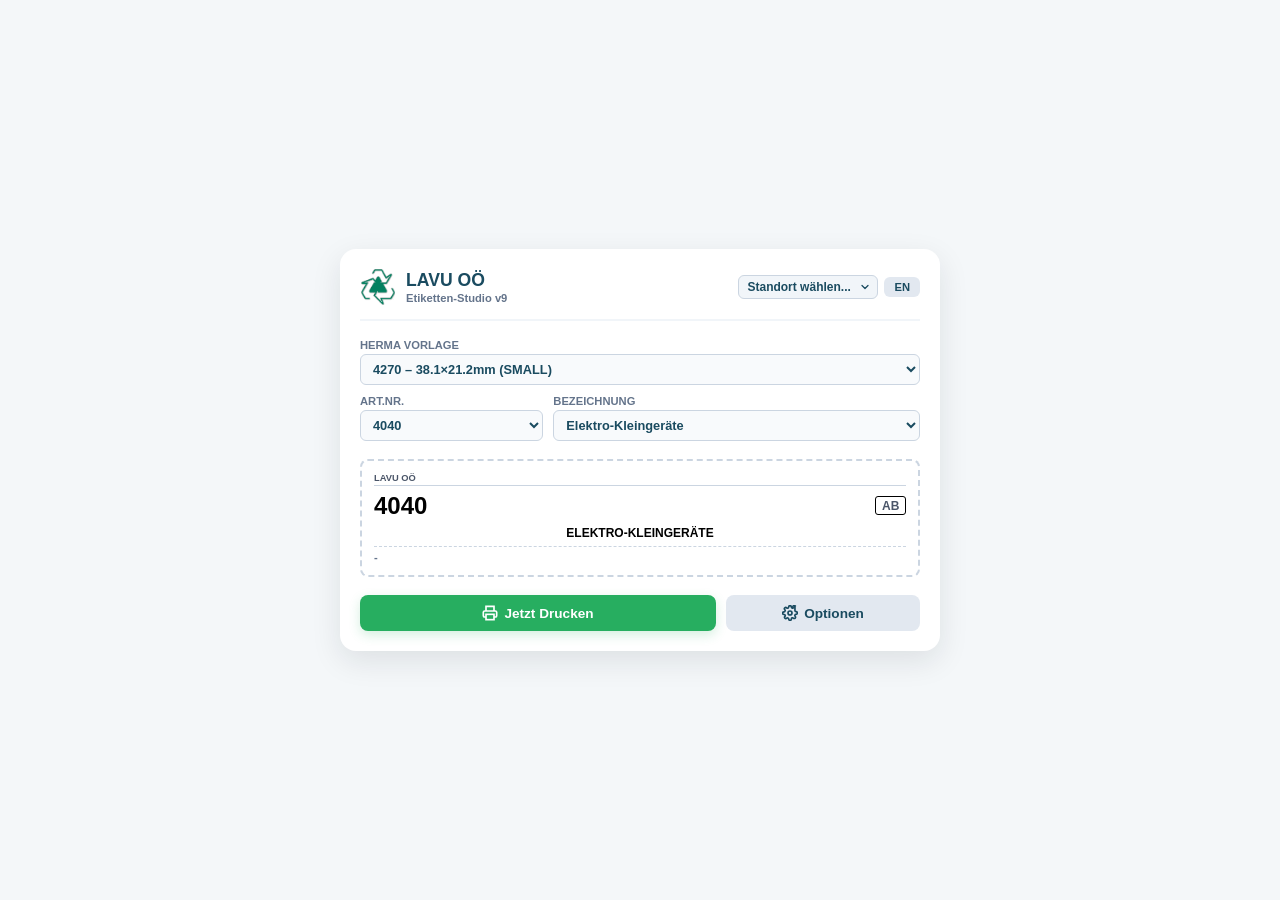
<file: app/index.html>
<!DOCTYPE html>
<html lang="de">
<head>
    <meta charset="UTF-8" />
    <meta name="viewport" content="width=device-width, initial-scale=1.0" />
    <meta name="theme-color" content="#1a4b60" />
    <title>LAVU OÖ - Label Studio</title>
    <link class="icon" type="image/svg+xml" href="assets/icons/favicon.svg" />
    <link rel="manifest" href="manifest.json" />

    <style>
        /* =========================================================
           1. CORE & RESET STYLES
           ========================================================= */
        * {
            box-sizing: border-box;
            margin: 0;
            padding: 0;
        }

        body {
            font-family: 'Segoe UI', -apple-system, BlinkMacSystemFont, Roboto, Helvetica, Arial, sans-serif;
            background-color: #f4f7f9;
            color: #2c3e50;
            display: flex;
            flex-direction: column;
            align-items: center;
            justify-content: center;
            min-height: 100vh;
            padding: 16px;
        }

        /* =========================================================
           2. MAIN DASHBOARD CARD
           ========================================================= */
        .crd {
            background: #ffffff;
            border-radius: 16px;
            box-shadow: 0 10px 30px rgba(15, 34, 43, 0.1);
            width: 100%;
            max-width: 600px;
            padding: 20px;
            display: flex;
            flex-direction: column;
            gap: 18px;
        }

        .hdr {
            display: flex;
            justify-content: space-between;
            align-items: center;
            border-bottom: 2px solid #f1f5f9;
            padding-bottom: 14px;
            flex-wrap: wrap;
            gap: 8px;
        }

        .hdr-l {
            display: flex;
            align-items: center;
            gap: 10px;
        }

        .lg {
            width: 36px;
            height: 36px;
            object-fit: contain;
        }

        .hdr-ttl {
            font-size: 1.1rem;
            font-weight: 800;
            color: #1a4b60;
            line-height: 1.2;
        }

        .hdr-sub {
            font-size: 0.7rem;
            color: #64748b;
            font-weight: 600;
        }

        .hdr-r {
            display: flex;
            align-items: center;
            gap: 6px;
            flex-wrap: wrap;
        }

        .sel-hdr, .sel-modal-hdr {
            font-size: 0.75rem;
            font-weight: 600;
            color: #1a4b60;
            background-color: #f1f5f9;
            border: 1px solid #cbd5e1;
            border-radius: 6px;
            padding: 4px 22px 4px 8px;
            cursor: pointer;
            outline: none;
            appearance: none;
            -webkit-appearance: none;
            background-image: url("data:image/svg+xml;utf8,<svg xmlns='http://www.w3.org/2000/svg' width='12' height='12' viewBox='0 0 24 24' fill='none' stroke='%231a4b60' stroke-width='2.5' stroke-linecap='round' stroke-linejoin='round'><polyline points='6 9 12 15 18 9'></polyline></svg>");
            background-repeat: no-repeat;
            background-position: calc(100% - 6px) center;
            max-width: 140px;
            text-overflow: ellipsis;
            white-space: nowrap;
        }

        .btn-lang-toggle {
            background: #e2e8f0;
            color: #1a4b60;
            border: none;
            padding: 4px 10px;
            border-radius: 6px;
            font-weight: bold;
            font-size: 0.7rem;
            cursor: pointer;
        }

        .fps select {
            width: 100%;
            padding: 6px 8px;
            border-radius: 6px;
            border: 1px solid #cbd5e1;
            background: #f8fafc;
            font-weight: 600;
            color: #1a4b60;
            font-size: 0.8rem;
        }

        .sb {
            background: #ffffff;
            border: 2px dashed #cbd5e1;
            border-radius: 8px;
            padding: 12px;
            display: flex;
            flex-direction: column;
            gap: 6px;
            min-height: 100px;
            justify-content: space-between;
        }

        .ab {
            display: flex;
            gap: 10px;
        }

        button {
            padding: 10px 16px;
            font-size: 0.85rem;
            font-weight: 700;
            border: none;
            border-radius: 8px;
            cursor: pointer;
            transition: all 0.2s ease;
            display: flex;
            align-items: center;
            justify-content: center;
            gap: 6px;
        }

        .bp {
            background-color: #27ae60;
            color: white;
            flex: 2;
            box-shadow: 0 4px 12px rgba(39, 174, 96, 0.2);
        }

        .bp:hover {
            background-color: #219653;
        }

        .bs {
            background-color: #e2e8f0;
            color: #1a4b60;
            flex: 1;
        }

        .bs:hover {
            background-color: #cbd5e1;
        }

        .ftr {
            margin-top: 12px;
            font-size: 0.7rem;
            color: #94a3b8;
        }

        /* Status & Error Notification Banner */
        .toast-banner {
            display: none;
            background: #fee2e2;
            color: #991b1b;
            border: 1px solid #f87171;
            padding: 8px 12px;
            border-radius: 8px;
            font-size: 0.8rem;
            font-weight: 600;
            margin-bottom: 10px;
        }

        .toast-banner.show {
            display: block;
        }

        /* =========================================================
           3. MODAL DIALOGS
           ========================================================= */
        .mb {
            display: flex;
            position: fixed;
            top: 0;
            left: 0;
            width: 100vw;
            height: 100vh;
            background: rgba(15, 34, 43, 0.6);
            backdrop-filter: blur(4px);
            z-index: 1000;
            justify-content: center;
            align-items: center;
            padding: 8px;
        }

        .mc {
            background: white;
            border-radius: 16px;
            width: 100%;
            max-width: 580px;
            box-shadow: 0 20px 40px rgba(0, 0, 0, 0.2);
            position: relative;
            max-height: 95vh;
            overflow-y: auto;
            padding: 16px;
            display: flex;
            flex-direction: column;
        }

        .mpc {
            width: 100vw;
            height: 100vh;
            max-width: 100% !important;
            max-height: 100% !important;
            border-radius: 0 !important;
            padding: 10px 12px !important;
            overflow: hidden;
            background: #e2e8f0;
        }

        .mh {
            font-size: 1.1rem;
            font-weight: bold;
            color: #1a4b60;
            margin-bottom: 12px;
            border-bottom: 2px solid #f1f5f9;
            padding-bottom: 8px;
            display: flex;
            justify-content: space-between;
            align-items: center;
            gap: 8px;
            flex-shrink: 0;
            flex-wrap: wrap;
        }

        .bx {
            background: transparent;
            font-size: 1.6rem;
            color: #ef4444;
            border: none;
            cursor: pointer;
            line-height: 1;
            padding: 0 4px;
        }

        .mbs {
            position: relative;
            overflow: auto;
            flex: 1;
            padding: 12px;
            background: #cbd5e1;
            border-radius: 12px;
            display: flex;
            justify-content: center;
            align-items: flex-start;
            min-height: 280px;
            container-type: inline-size;   /* WICHTIG für Zoom */
        }

        .mf {
            display: flex;
            justify-content: flex-end;
            gap: 10px;
            margin-top: 12px;
            border-top: 1px solid #f1f5f9;
            padding-top: 10px;
            flex-shrink: 0;
        }

        .bcn { background-color: #1a4b60; color: white; }
        .bsd { background-color: #cbd5e1; color: #1a4b60; }

        /* =========================================================
           4. PRINT SHEET & LABEL LAYOUT (SCREEN PREVIEW)
           ========================================================= */
        .pc {
            background: #ffffff;
            width: 210mm;
            height: 297mm;
            box-shadow: 0 4px 25px rgba(0, 0, 0, 0.15);
            box-sizing: border-box;
            flex-shrink: 0;
            position: absolute;
            top: 50%;
            left: 50%;
            transform-origin: center center;
        }

        .psh {
            width: 210mm;
            height: 297mm;
            box-sizing: border-box;
            padding: 5mm 2mm 5mm 2mm;
            display: grid;
            gap: 0;
            background: white;
        }

        .lb {
            width: 100%;
            height: 100%;
            box-sizing: border-box;
            border: 0.3px dashed #cbd5e1;
            border-radius: 2px;
            position: relative;
            background: white;
            overflow: hidden;
            display: flex;
            flex-direction: column;
            justify-content: space-between;
            cursor: pointer;
            padding: 2mm 3mm;
            transition: background-color 0.15s ease;
        }

        .lb:hover {
            background-color: #e8f8f5;
            border-color: #27ae60;
        }

        .lb.e {
            border: 0.3px dashed #e2e8f0;
            background: #fafafa;
        }

        .lb.e * {
            display: none !important;
        }

        .lb.marked {
            border: 0.8px solid #2563eb;
            background-color: #eff6ff;
        }

        .lb.round { border-radius: 50% !important; }

        .lbt {
            font-size: 7pt;
            font-weight: bold;
            color: #4a5568;
            text-transform: uppercase;
            border-bottom: 0.8px solid #cbd5e1;
            padding-bottom: 0.5mm;
            white-space: nowrap;
            overflow: hidden;
            text-overflow: ellipsis;
        }

        .lbm {
            display: flex;
            align-items: center;
            justify-content: space-between;
            gap: 2mm;
            flex: 1;
            padding: 0.5mm 0;
            overflow: hidden;
        }

        .lba {
            font-size: 18pt;
            font-weight: 900;
            color: #000000;
            font-family: 'Arial Black', Impact, sans-serif;
            line-height: 1;
            overflow: hidden;
            text-overflow: ellipsis;
        }

        .lbs {
            font-size: 9pt;
            font-weight: bold;
            color: #4a5568;
            border: 1.5px solid #000;
            padding: 0.4mm 1.5mm;
            border-radius: 3px;
            text-transform: uppercase;
            white-space: nowrap;
            background: #fff;
        }

        .lbb {
            font-size: 9pt;
            font-weight: 800;
            color: #000000;
            line-height: 1.2;
            word-break: break-word;
            text-transform: uppercase;
            text-align: center;
            overflow: hidden;
        }

        .lbf {
            font-size: 5pt;
            opacity: 0.5;
            color: #000;
            text-align: right;
            padding-top: 0.5mm;
            border-top: 0.5px solid rgba(0,0,0,0.08);
            margin-top: auto;
            white-space: nowrap;
            overflow: hidden;
            text-overflow: ellipsis;
        }

        .zoom-toggle-btn {
            position: absolute;
            left: 6px;
            top: 50%;
            transform: translateY(-50%);
            background: rgba(255,255,255,0.85);
            border: 1px solid rgba(26,75,96,0.2);
            border-radius: 50%;
            width: 34px;
            height: 34px;
            display: flex;
            align-items: center;
            justify-content: center;
            cursor: pointer;
            z-index: 20;
            box-shadow: 0 2px 8px rgba(0,0,0,0.06);
        }

        .zoom-container {
            display: none;
            position: absolute;
            left: 8px;
            top: 50%;
            transform: translateY(-50%);
            flex-direction: column;
            align-items: center;
            gap: 8px;
            background: rgba(255,255,255,0.95);
            padding: 10px 6px;
            border-radius: 30px;
            box-shadow: 0 4px 12px rgba(0,0,0,0.12);
            z-index: 10;
        }

        .zoom-container.visible { display: flex; }

        .zoom-slider-wrapper {
            height: 120px;
            display: flex;
            align-items: center;
        }

        .zoom-slider {
            writing-mode: vertical-lr;
            direction: rtl;
            width: 5px;
            height: 100%;
            cursor: pointer;
            background: #cbd5e1;
            border-radius: 3px;
        }

        .zoom-slider::-webkit-slider-thumb {
            -webkit-appearance: none;
            width: 14px;
            height: 14px;
            border-radius: 50%;
            background: #1a4b60;
            cursor: pointer;
        }

        .zoom-label {
            font-size: 0.6rem;
            font-weight: bold;
            color: #1a4b60;
        }

        /* =========================================================
           5. MOBILE FIRST – Anpassungen für kleine Bildschirme
           ========================================================= */
        @media (max-width: 480px) {
            body { padding: 8px; }
            .crd { padding: 14px; gap: 12px; }
            .hdr-ttl { font-size: 1rem; }
            .sel-hdr, .sel-modal-hdr { font-size: 0.7rem; max-width: 100px; }
            .mpc { padding: 6px 8px !important; }
            .mbs { padding: 8px; min-height: 200px; }
            .lb { padding: 1.5mm 2mm; }
            .lba { font-size: 14pt; }
            .lbs { font-size: 7pt; }
            .lbb { font-size: 7pt; }
            .lbt { font-size: 6pt; }
            .lbf { font-size: 4pt; }
            button { font-size: 0.75rem; padding: 8px 12px; }
            .zoom-toggle-btn { width: 28px; height: 28px; left: 4px; }
            .zoom-slider-wrapper { height: 90px; }
        }

        /* =========================================================
           6. ACCURATE PRINT CSS (@media print)
           ========================================================= */
        @media print {
            @page {
                size: A4 portrait;
                margin: 0 !important;
            }

            *, *::before, *::after {
                -webkit-print-color-adjust: exact !important;
                print-color-adjust: exact !important;
            }

            html, body {
                margin: 0 !important;
                padding: 0 !important;
                background: white !important;
                width: 210mm !important;
                height: 297mm !important;
                overflow: hidden !important;
            }

            .crd, .hdr, .ftr, .mh, .mf, .pwb, #m1, .zoom-toggle-btn, .zoom-container {
                display: none !important;
            }

            .mb, #modalContainer {
                position: static !important;
                background: none !important;
                backdrop-filter: none !important;
                padding: 0 !important;
                display: block !important;
                width: 210mm !important;
                height: 297mm !important;
            }

            .mpc {
                padding: 0 !important;
                width: 210mm !important;
                height: 297mm !important;
                background: white !important;
                overflow: hidden !important;
            }

            .mbs {
                padding: 0 !important;
                background: white !important;
                box-shadow: none !important;
                overflow: hidden !important;
                width: 210mm !important;
                height: 297mm !important;
                container-type: unset !important;
            }

            .pc, #pageContainer {
                position: relative !important;
                top: 0 !important;
                left: 0 !important;
                transform: none !important;
                box-shadow: none !important;
                width: 210mm !important;
                height: 297mm !important;
                margin: 0 !important;
            }

            .psh, #sheetContainer {
                width: 210mm !important;
                height: 297mm !important;
                padding: 5mm 2mm 5mm 2mm !important;
                box-sizing: border-box !important;
                display: grid !important;
                background: white !important;
            }

            .lb {
                border: 0.3px solid #ccc !important;
                background: white !important;
                page-break-inside: avoid !important;
                break-inside: avoid !important;
            }

            .lb.marked {
                border: 0.8px solid #000 !important;
                background: white !important;
            }

            .lb.e {
                background: white !important;
                border: 0.3px dashed #e2e8f0 !important;
            }

            .lb.e * {
                display: none !important;
            }
        }
    </style>
</head>
<body>
    <input type="hidden" id="i5" value="" />
    <input type="hidden" id="i6" value="" />
    <input type="hidden" id="i7" value="" />

    <div class="crd">
        <div id="toastBanner" class="toast-banner"></div>

        <div class="hdr">
            <div class="hdr-l">
                <img src="logo.png" alt="LAVU Logo" class="lg"
                    onerror="this.src='data:image/svg+xml;utf8,<svg xmlns=\'http://www.w3.org/2000/svg\' width=\'40\' height=\'40\' viewBox=\'0 0 24 24\' fill=\'none\' stroke=\'%231a4b60\' stroke-width=\'2\'><circle cx=\'12\' cy=\'12\' r=\'10\'/><path d=\'M8 14s1.5 2 4 2 4-2 4-2\'/><line x1=\'9\' y1=\'9\' x2=\'9.01\' y2=\'9\'/><line x1=\'15\' y1=\'9\' x2=\'15.01\' y2=\'9\'/></svg>'">
                <div>
                    <div class="hdr-ttl">LAVU OÖ</div>
                    <div class="hdr-sub" id="txt-studio-v9">Etiketten-Studio v9</div>
                </div>
            </div>
            <div class="hdr-r">
                <select id="s1" class="sel-hdr">
                    <option value="" disabled selected>Standorte laden...</option>
                </select>
                <button id="langToggleBtn" class="btn-lang-toggle" aria-label="Toggle language">EN</button>
            </div>
        </div>

        <div class="fps">
            <div style="margin-bottom: 10px;">
                <label style="font-size: 0.7rem; font-weight: 700; color: #64748b; text-transform: uppercase; display: block; margin-bottom: 3px;">HERMA Vorlage</label>
                <select id="templateSelectMain"></select>
            </div>
            <div style="display: grid; grid-template-columns: 1fr 2fr; gap: 10px; width: 100%;">
                <div>
                    <span id="txt-art-nr" style="font-size: 0.7rem; font-weight: 700; color: #64748b; text-transform: uppercase; display: block; margin-bottom: 3px;">Art.Nr.</span>
                    <select id="s2_art"></select>
                </div>
                <div>
                    <span id="txt-bezeichnung" style="font-size: 0.7rem; font-weight: 700; color: #64748b; text-transform: uppercase; display: block; margin-bottom: 3px;">Bezeichnung</span>
                    <select id="s2_name"></select>
                </div>
            </div>
        </div>

        <div class="sb">
            <div class="lbt" id="d0">-</div>
            <div class="lbm">
                <div class="lba" id="d2">-</div>
                <div class="lbs" id="d3">-</div>
            </div>
            <div class="lbb" id="d1">-</div>
            <div style="font-size: 0.7rem; color: #64748b; border-top: 1px dashed #cbd5e1; padding-top: 4px; text-transform: uppercase; font-weight: bold;" id="d4">-</div>
        </div>

        <div class="ab">
            <button class="bp" id="btn-print-now">
                <svg width="16" height="16" viewBox="0 0 24 24" fill="none" stroke="currentColor" stroke-width="2.5">
                    <polyline points="6 9 6 2 18 2 18 9" />
                    <path d="M6 18H4a2 2 0 0 1-2-2v-5a2 2 0 0 1 2-2h16a2 2 0 0 1 2 2v5a2 2 0 0 1-2 2h-2" />
                    <rect x="6" y="14" width="12" height="8" />
                </svg>
                Jetzt Drucken
            </button>
            <button class="bs" id="btn-options">
                <svg width="16" height="16" viewBox="0 0 24 24" fill="none" stroke="currentColor" stroke-width="2.5">
                    <circle cx="12" cy="12" r="3" />
                    <path d="M19.4 15a1.65 1.65 0 0 0 .33 1.82l.06.06a2 2 0 1 1-2.83 2.83l-.06-.06a1.65 1.65 0 0 0-1.82-.33 1.65 1.65 0 0 0-1 1.51V21a2 2 0 0 1-4 0v-.09A1.65 1.65 0 0 0 9 19.4a1.65 1.65 0 0 0-1.82.33l-.06.06a2 2 0 1 1-2.83-2.83l.06.06a1.65 1.65 0 0 0 .33-1.82 1.65 1.65 0 0 0-1.51-1H3a2 2 0 0 1 0-4h.09A1.65 1.65 0 0 0 4.6 9a1.65 1.65 0 0 0-.33-1.82l-.06-.06a2 2 0 1 1 2.83-2.83l.06.06a1.65 1.65 0 0 0 1.82.33H9a1.65 1.65 0 0 0 1-1.51V3a2 2 0 0 1 4 0v.09a1.65 1.65 0 0 0 1 1.51 1.65 1.65 0 0 0 1.82-.33l.06-.06a2 2 0 1 1 2.83-2.83l.06.06a1.65 1.65 0 0 0-.33 1.82V9a1.65 1.65 0 0 0 1.51 1H21a2 2 0 0 1 0 4h-.09a1.65 1.65 0 0 0-1.51 1z" />
                </svg>
                Optionen
            </button>
        </div>
    </div>

    <div id="m1" class="mb" style="display:none;">
        <div class="mc">
            <div class="mh">
                <span>Druck- & Standorteinstellungen</span>
                <button class="bx" id="modal1CloseBtn">&times;</button>
            </div>
            <div style="padding: 8px 0;">
                <div style="margin-bottom: 12px;">
                    <label style="font-weight: bold; font-size: 0.8rem;">Sortiment-Worker:</label>
                    <div style="display: flex; gap: 6px; margin-top: 4px;">
                        <input type="text" id="i4" placeholder="https://..." style="flex: 1; padding: 6px; border-radius: 6px; border: 1px solid #cbd5e1; font-size: 0.8rem;" />
                        <button class="bsd" id="btn-update">Aktualisieren</button>
                    </div>
                </div>
                <div style="margin-bottom: 12px; border-top: 1px dashed #cbd5e1; padding-top: 12px;">
                    <label style="font-weight: bold; font-size: 0.8rem;">Locations-Worker:</label>
                    <div style="display: flex; gap: 6px; margin-top: 4px;">
                        <input type="text" id="i8" placeholder="https://..." style="flex: 1; padding: 6px; border-radius: 6px; border: 1px solid #cbd5e1; font-size: 0.8rem;" />
                        <button class="bsd" id="btn-update-locations">Aktualisieren</button>
                    </div>
                </div>
            </div>
            <div class="mf">
                <button class="bcn" id="btn-done">Fertig</button>
            </div>
        </div>
    </div>

    <div class="mb" id="modalContainer" style="display:none;">
        <div class="mc mpc">
            <div class="mh">
                <div style="display: flex; align-items: center; gap: 6px; flex-wrap: wrap;">
                    <span>🏷️ HERMA</span>
                    <select id="templateSelect" class="sel-modal-hdr"></select>
                    <select id="sortimentArtNrSelect" class="sel-modal-hdr"></select>
                    <select id="sortimentBezSelect" class="sel-modal-hdr"></select>
                    <select id="locationSelect" class="sel-modal-hdr"></select>
                    <label style="font-size: 0.7rem; font-weight: 600; cursor: pointer; display: flex; align-items: center; gap: 3px;">
                        <input type="checkbox" id="memoryCheckbox" checked /> Merken
                    </label>
                </div>
                <button class="bx" id="closeBtn">✕</button>
            </div>

            <div class="mbs" id="previewArea">
                <button id="zoomToggleBtn" class="zoom-toggle-btn">
                    <svg width="14" height="14" viewBox="0 0 24 24" fill="none" stroke="currentColor" stroke-width="2">
                        <circle cx="11" cy="11" r="8" />
                        <line x1="21" y1="21" x2="16.65" y2="16.65" />
                        <line x1="8" y1="11" x2="14" y2="11" />
                    </svg>
                </button>

                <div class="zoom-container" id="zoomContainer">
                    <div class="zoom-slider-wrapper">
                        <input type="range" id="zoomSlider" class="zoom-slider" min="30" max="300" value="100" />
                    </div>
                    <div class="zoom-label"><span id="zoomVal">100%</span></div>
                </div>

                <div class="pc" id="pageContainer">
                    <div class="psh" id="sheetContainer"></div>
                </div>
            </div>

            <div class="mf">
                <button class="bp" id="printBtn">
                    <svg width="16" height="16" viewBox="0 0 24 24" fill="none" stroke="currentColor" stroke-width="2.5">
                        <polyline points="6 9 6 2 18 2 18 9" />
                        <path d="M6 18H4a2 2 0 0 1-2-2v-5a2 2 0 0 1 2-2h16a2 2 0 0 1 2 2v5a2 2 0 0 1-2 2h-2" />
                        <rect x="6" y="14" width="12" height="8" />
                    </svg>
                    Drucken
                </button>
            </div>
        </div>
    </div>

    <script>
        // ==========================================
        // INLINE FALLBACK DATA
        // ==========================================
        const FALLBACK_SORTIMENT = [
            {"artNr":"4040","bez":"Elektro-Kleingeräte","geb":"AB"},
            {"artNr":"4041","bez":"Elektro-Kleingeräte,schadst. f.","geb":"Qbox"},
            {"artNr":"4010","bez":"Elektro-Großgeräte","geb":"EUP"},
            {"artNr":"4020","bez":"Kühlgeräte","geb":"FP"},
            {"artNr":"4030","bez":"Bildschirmgeräte","geb":"TPg"},
            {"artNr":"4031","bez":"Flachbildschirmgeräte","geb":"AB"}
        ];

        const FALLBACK_LOCATIONS = [
            {"siteCode":"106","name":"ASZ Asten","zipCode":"4481","region":"Linz-Land & Linz Stadt"},
            {"siteCode":"N/G","name":"ASZ Ansfelden","zipCode":"4053","region":"Linz-Land & Linz Stadt"}
        ];

        const FALLBACK_TEMPLATES = [
            {"sku":"4473","category":"Standard","cols":3,"rows":8,"width_mm":70.0,"height_mm":36.0,"round":false}
        ];

        // ==========================================
        // SAFE STORAGE & NETWORK UTILITIES
        // ==========================================
        const Storage = {
            get(key) {
                try { return localStorage.getItem(key); }
                catch(e) { console.warn(`[Storage] Cannot read ${key}`, e); return null; }
            },
            set(key, val) {
                try { localStorage.setItem(key, val); }
                catch(e) { console.warn(`[Storage] Cannot set ${key}`, e); }
            },
            remove(key) {
                try { localStorage.removeItem(key); }
                catch(e) { console.warn(`[Storage] Cannot remove ${key}`, e); }
            }
        };

        function showNotification(msg) {
            const banner = document.getElementById('toastBanner');
            if (banner) {
                banner.textContent = msg;
                banner.classList.add('show');
                setTimeout(() => banner.classList.remove('show'), 4000);
            }
        }

        async function fetchJsonSafe(url, timeoutMs = 4000) {
            const controller = new AbortController();
            const tid = setTimeout(() => controller.abort(), timeoutMs);
            try {
                const res = await fetch(url, { signal: controller.signal });
                clearTimeout(tid);
                if (!res.ok) throw new Error(`Status ${res.status}`);
                return await res.json();
            } catch (err) {
                clearTimeout(tid);
                throw err;
            }
        }

        // ==========================================
        // STATE VARIABLES
        // ==========================================
        let allTemplates = [];
        let sortimentList = [];
        let locationsList = [];
        let selectedSortimentItem = null;
        let selectedLocationItem = null;
        let currentSku = '4473';

        // DOM References
        const sheetContainer = document.getElementById('sheetContainer');
        const templateSelect = document.getElementById('templateSelect');
        const templateSelectMain = document.getElementById('templateSelectMain');
        const sortimentArtNrSelect = document.getElementById('sortimentArtNrSelect');
        const sortimentBezSelect = document.getElementById('sortimentBezSelect');
        const locationSelect = document.getElementById('locationSelect');
        const headerLocationSelect = document.getElementById('s1');
        const s2Art = document.getElementById('s2_art');
        const s2Name = document.getElementById('s2_name');

        const zoomSlider = document.getElementById('zoomSlider');
        const zoomVal = document.getElementById('zoomVal');
        const zoomToggleBtn = document.getElementById('zoomToggleBtn');
        const zoomContainer = document.getElementById('zoomContainer');
        const previewArea = document.getElementById('previewArea');
        const printBtn = document.getElementById('printBtn');
        const closeBtn = document.getElementById('closeBtn');
        const modal = document.getElementById('modalContainer');
        const optionsModal = document.getElementById('m1');

        function updateSingleLabelCard() {
            const d0 = document.getElementById('d0');
            const d1 = document.getElementById('d1');
            const d2 = document.getElementById('d2');
            const d3 = document.getElementById('d3');
            const d4 = document.getElementById('d4');

            const topText = selectedLocationItem ? `${selectedLocationItem.siteCode} • ${selectedLocationItem.name}` : 'LAVU OÖ';
            const artNr = selectedSortimentItem ? selectedSortimentItem.artNr : '-';
            const geb = selectedSortimentItem ? selectedSortimentItem.geb : '-';
            const bez = selectedSortimentItem ? selectedSortimentItem.bez : '-';

            if (d0) d0.textContent = topText;
            if (d1) d1.textContent = bez;
            if (d2) d2.textContent = artNr;
            if (d3) d3.textContent = geb;
            if (d4) d4.textContent = selectedLocationItem ? selectedLocationItem.region || 'OÖ' : '-';
        }

        function populateLocations() {
            const optionsHtml = locationsList.map((loc, idx) => {
                const label = loc.siteCode && loc.siteCode !== "N/G" ? `${loc.siteCode} - ${loc.name}` : loc.name;
                return `<option value="${idx}">${label}</option>`;
            }).join('');

            if (headerLocationSelect) {
                headerLocationSelect.innerHTML = `<option value="" disabled selected>Standort wählen...</option>` + optionsHtml;
            }
            if (locationSelect) {
                locationSelect.innerHTML = `<option value="">-- Standort --</option>` + optionsHtml;
            }
        }

        function populateSortiment() {
            const artOptionsHtml = sortimentList.map((item, idx) => 
                `<option value="${idx}">${item.artNr}</option>`
            ).join('');

            const bezOptionsHtml = sortimentList.map((item, idx) => 
                `<option value="${idx}">${item.bez}</option>`
            ).join('');

            if (s2Art) s2Art.innerHTML = artOptionsHtml;
            if (sortimentArtNrSelect) sortimentArtNrSelect.innerHTML = artOptionsHtml;

            if (s2Name) s2Name.innerHTML = bezOptionsHtml;
            if (sortimentBezSelect) sortimentBezSelect.innerHTML = bezOptionsHtml;

            if (sortimentList.length > 0) {
                setSortimentByIndex(0);
            }
        }

        function setSortimentByIndex(idx) {
            const index = parseInt(idx, 10);
            if (!isNaN(index) && sortimentList[index]) {
                selectedSortimentItem = sortimentList[index];
                if (s2Art) s2Art.value = index;
                if (s2Name) s2Name.value = index;
                if (sortimentArtNrSelect) sortimentArtNrSelect.value = index;
                if (sortimentBezSelect) sortimentBezSelect.value = index;
                updateSingleLabelCard();
                renderSheet(currentSku);
            }
        }

        function setLocationByIndex(idx) {
            const index = parseInt(idx, 10);
            selectedLocationItem = (!isNaN(index) && locationsList[index]) ? locationsList[index] : null;
            if (headerLocationSelect && !isNaN(index)) headerLocationSelect.value = index;
            if (locationSelect) locationSelect.value = isNaN(index) ? "" : index;
            updateSingleLabelCard();
            renderSheet(currentSku);
        }

        // ============================================================
        // VERBESSERTE ZOOM-FUNKTION
        // ============================================================
        function applyZoom(value) {
            if (zoomVal) zoomVal.textContent = value + '%';
            const factor = parseFloat(value) / 100;
            const container = previewArea;
            const element = document.getElementById('pageContainer');
            if (!container || !element) return;

            // Tatsächliche nutzbare Fläche (Container abzüglich Padding)
            const style = getComputedStyle(container);
            const padX = parseFloat(style.paddingLeft) + parseFloat(style.paddingRight);
            const padY = parseFloat(style.paddingTop) + parseFloat(style.paddingBottom);
            const availW = container.clientWidth - padX - 8;
            const availH = container.clientHeight - padY - 8;

            // Referenzgröße der A4-Seite (in Pixeln, bei 96 DPI)
            const refW = 794;
            const refH = 1123;

            const scaleX = availW / refW;
            const scaleY = availH / refH;
            // Basis: immer so, dass die Seite komplett sichtbar ist, aber auch vergrößert werden kann
            let baseScale = Math.min(scaleX, scaleY);
            // Erlaubte Spanne: 0.3 (sehr klein) bis 2.5 (stark vergrößert)
            baseScale = Math.max(0.3, Math.min(2.5, baseScale));
            const finalScale = Math.min(baseScale * factor, 2.5);

            element.style.position = 'absolute';
            element.style.top = '50%';
            element.style.left = '50%';
            element.style.transformOrigin = 'center center';
            element.style.transform = `translate(-50%, -50%) scale(${finalScale})`;
        }

        // ============================================================
        // RENDER SHEET
        // ============================================================
        function renderSheet(sku) {
            const config = allTemplates.find(t => t.sku === sku) || FALLBACK_TEMPLATES[0];
            currentSku = sku;
            const maxLabels = (config.cols || 3) * (config.rows || 8);

            if (!sheetContainer) return;
            sheetContainer.innerHTML = '';
            sheetContainer.style.gridTemplateColumns = `repeat(${config.cols}, 1fr)`;
            sheetContainer.style.gridTemplateRows = `repeat(${config.rows}, 1fr)`;

            const topText = selectedLocationItem ? `${selectedLocationItem.siteCode} • ${selectedLocationItem.name}` : 'LAVU OÖ';
            const artNr = selectedSortimentItem ? selectedSortimentItem.artNr : '4040';
            const suffix = selectedSortimentItem ? selectedSortimentItem.geb : 'AB';
            const bez = selectedSortimentItem ? selectedSortimentItem.bez : 'Elektro-Kleingeräte';

            for (let i = 1; i <= maxLabels; i++) {
                const label = document.createElement('div');
                label.className = `lb marked ${config.round ? 'round' : ''}`;
                label.dataset.index = i;
                label.innerHTML = `
                    <div class="lbt">${topText}</div>
                    <div class="lbm">
                        <div class="lba">${artNr}</div>
                        <div class="lbs">${suffix}</div>
                    </div>
                    <div class="lbb">${bez}</div>
                    <div class="lbf">https://lavu-ooe.github.io</div>
                `;
                sheetContainer.appendChild(label);
            }
            if (zoomSlider) applyZoom(zoomSlider.value);
        }

        // ============================================================
        // INITIALISIERUNG
        // ============================================================
        async function init() {
            // Load templates with error fallback
            try {
                const data = await fetchJsonSafe('herma_templates.json');
                allTemplates = data.templates || FALLBACK_TEMPLATES;
            } catch (err) {
                console.warn('[Data] Falling back to default templates:', err.message);
                allTemplates = FALLBACK_TEMPLATES;
            }

            // Load sortiment with fallback
            try {
                sortimentList = await fetchJsonSafe('sortiment.json');
            } catch (err) {
                console.warn('[Data] Falling back to default sortiment:', err.message);
                sortimentList = FALLBACK_SORTIMENT;
            }

            // Load locations with fallback
            try {
                locationsList = await fetchJsonSafe('locations.json');
            } catch (err) {
                console.warn('[Data] Falling back to default locations:', err.message);
                locationsList = FALLBACK_LOCATIONS;
            }

            // Populate Dropdowns
            [templateSelect, templateSelectMain].forEach(sel => {
                if (!sel) return;
                sel.innerHTML = allTemplates.map(t => 
                    `<option value="${t.sku}">${t.sku} – ${t.width_mm}×${t.height_mm}mm (${t.category})</option>`
                ).join('');
            });

            populateLocations();
            populateSortiment();

            // Event Listeners for Sortiment & Locations
            if (s2Art) s2Art.addEventListener('change', (e) => setSortimentByIndex(e.target.value));
            if (s2Name) s2Name.addEventListener('change', (e) => setSortimentByIndex(e.target.value));
            if (sortimentArtNrSelect) sortimentArtNrSelect.addEventListener('change', (e) => setSortimentByIndex(e.target.value));
            if (sortimentBezSelect) sortimentBezSelect.addEventListener('change', (e) => setSortimentByIndex(e.target.value));

            if (headerLocationSelect) headerLocationSelect.addEventListener('change', (e) => setLocationByIndex(e.target.value));
            if (locationSelect) locationSelect.addEventListener('change', (e) => setLocationByIndex(e.target.value));

            // Template selection handlers
            [templateSelect, templateSelectMain].forEach(sel => {
                if (!sel) return;
                sel.addEventListener('change', (e) => {
                    const sku = e.target.value;
                    if (templateSelect) templateSelect.value = sku;
                    if (templateSelectMain) templateSelectMain.value = sku;
                    renderSheet(sku);
                });
            });

            renderSheet(currentSku);

            // Open Modal Explicitly on Button Click
            const btnPrintNow = document.getElementById('btn-print-now');
            if (btnPrintNow) {
                btnPrintNow.addEventListener('click', () => {
                    if (modal) {
                        modal.style.display = 'flex';
                        setTimeout(() => applyZoom(zoomSlider ? zoomSlider.value : 100), 50);
                    }
                });
            }

            const btnOptions = document.getElementById('btn-options');
            if (btnOptions) {
                btnOptions.addEventListener('click', () => {
                    if (optionsModal) optionsModal.style.display = 'flex';
                });
            }

            const modal1Close = document.getElementById('modal1CloseBtn');
            if (modal1Close) modal1Close.addEventListener('click', () => optionsModal.style.display = 'none');

            const btnDone = document.getElementById('btn-done');
            if (btnDone) btnDone.addEventListener('click', () => optionsModal.style.display = 'none');

            if (closeBtn) closeBtn.addEventListener('click', () => modal.style.display = 'none');
            if (printBtn) printBtn.addEventListener('click', () => window.print());

            if (zoomSlider) {
                zoomSlider.addEventListener('input', function() { applyZoom(this.value); });
            }

            if (zoomToggleBtn && zoomContainer) {
                zoomToggleBtn.addEventListener('click', () => zoomContainer.classList.toggle('visible'));
            }

            // Fenster-Resize: Zoom neu berechnen
            window.addEventListener('resize', () => {
                if (modal && modal.style.display !== 'none') {
                    applyZoom(zoomSlider ? zoomSlider.value : 100);
                }
            });
        }

        // Global uncaught errors
        window.addEventListener('error', (e) => console.error('[Runtime Error]:', e.message));
        window.addEventListener('unhandledrejection', (e) => console.error('[Unhandled Rejection]:', e.reason));

        // Service Worker registration
        if ('serviceWorker' in navigator) {
            window.addEventListener('load', () => {
                navigator.serviceWorker.register('sw.js')
                    .then(r => console.log('[SW] Registered:', r.scope))
                    .catch(e => console.warn('[SW] Registration failed:', e));
            });
        }

        document.addEventListener('DOMContentLoaded', init);
    </script>
</body>
</html>
</file>
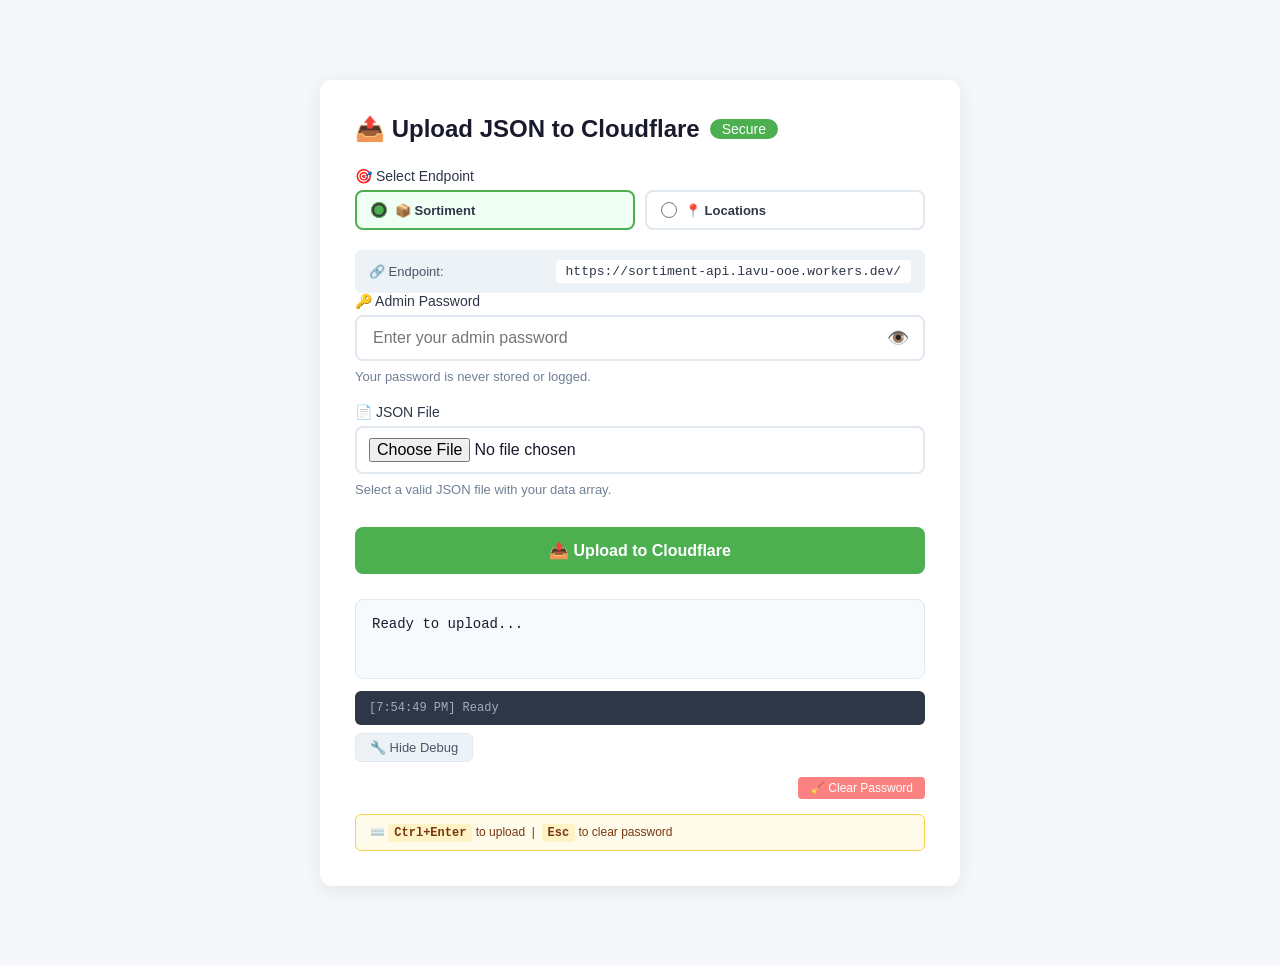
<file: upload.html>
<!DOCTYPE html>
<html lang="en">
<head>
    <meta charset="UTF-8">
    <meta name="viewport" content="width=device-width, initial-scale=1.0">
    <title>Upload JSON to Cloudflare</title>
    <style>
        * {
            box-sizing: border-box;
            margin: 0;
            padding: 0;
        }
        
        body {
            font-family: -apple-system, BlinkMacSystemFont, 'Segoe UI', Roboto, Oxygen, Ubuntu, sans-serif;
            max-width: 700px;
            margin: 50px auto;
            padding: 30px;
            background: #f5f7fa;
            color: #1a1a2e;
        }
        
        .container {
            background: white;
            border-radius: 12px;
            padding: 35px;
            box-shadow: 0 4px 20px rgba(0, 0, 0, 0.08);
        }
        
        h2 {
            margin-bottom: 25px;
            color: #1a1a2e;
            font-weight: 600;
            display: flex;
            align-items: center;
            gap: 10px;
        }
        
        h2 .badge {
            font-size: 14px;
            background: #4CAF50;
            color: white;
            padding: 2px 12px;
            border-radius: 20px;
            font-weight: 400;
        }
        
        .form-group {
            margin-bottom: 20px;
        }
        
        label {
            display: block;
            margin-bottom: 6px;
            font-weight: 500;
            color: #2d3748;
            font-size: 14px;
        }
        
        input[type="password"],
        input[type="file"] {
            width: 100%;
            padding: 12px 16px;
            border: 2px solid #e2e8f0;
            border-radius: 8px;
            font-size: 16px;
            transition: border-color 0.2s;
            background: white;
        }
        
        input[type="password"]:focus {
            outline: none;
            border-color: #4CAF50;
            box-shadow: 0 0 0 3px rgba(76, 175, 80, 0.1);
        }
        
        input[type="file"] {
            padding: 10px 12px;
            cursor: pointer;
        }
        
        .file-info {
            margin-top: 8px;
            font-size: 13px;
            color: #718096;
        }
        
        .btn-upload {
            background: #4CAF50;
            color: white;
            border: none;
            padding: 14px 32px;
            border-radius: 8px;
            font-size: 16px;
            font-weight: 600;
            cursor: pointer;
            transition: all 0.2s;
            width: 100%;
            margin-top: 10px;
        }
        
        .btn-upload:hover {
            background: #43a047;
            transform: translateY(-1px);
            box-shadow: 0 4px 12px rgba(76, 175, 80, 0.3);
        }
        
        .btn-upload:disabled {
            opacity: 0.6;
            cursor: not-allowed;
            transform: none;
        }
        
        .result-area {
            margin-top: 25px;
            padding: 16px;
            border-radius: 8px;
            background: #f7fafc;
            min-height: 80px;
            font-family: 'Courier New', monospace;
            font-size: 14px;
            white-space: pre-wrap;
            word-break: break-word;
            border: 1px solid #e2e8f0;
            max-height: 400px;
            overflow-y: auto;
        }
        
        .result-area.success {
            background: #f0fff4;
            border-color: #48bb78;
            color: #22543d;
        }
        
        .result-area.error {
            background: #fff5f5;
            border-color: #fc8181;
            color: #742a2a;
        }
        
        .debug-area {
            margin-top: 12px;
            padding: 10px 14px;
            border-radius: 6px;
            background: #2d3748;
            color: #a0aec0;
            font-family: 'Courier New', monospace;
            font-size: 12px;
            white-space: pre-wrap;
            word-break: break-word;
            max-height: 150px;
            overflow-y: auto;
            display: none;
        }
        
        .debug-area.visible {
            display: block;
        }
        
        .stats {
            display: none;
            gap: 15px;
            margin-top: 15px;
            padding: 12px 16px;
            background: #f7fafc;
            border-radius: 8px;
            font-size: 13px;
            color: #4a5568;
        }
        
        .stats span {
            display: flex;
            align-items: center;
            gap: 5px;
        }
        
        .stats .count {
            font-weight: 600;
            color: #2d3748;
        }
        
        .btn-debug {
            background: #edf2f7;
            border: 1px solid #e2e8f0;
            padding: 6px 14px;
            border-radius: 6px;
            font-size: 13px;
            cursor: pointer;
            color: #4a5568;
            margin-top: 8px;
        }
        
        .btn-debug:hover {
            background: #e2e8f0;
        }
        
        .url-display {
            margin-top: 15px;
            padding: 10px 14px;
            background: #edf2f7;
            border-radius: 6px;
            font-size: 13px;
            color: #4a5568;
            display: flex;
            justify-content: space-between;
            align-items: center;
            flex-wrap: wrap;
            gap: 10px;
        }
        
        .url-display code {
            background: white;
            padding: 4px 10px;
            border-radius: 4px;
            font-family: 'Courier New', monospace;
            font-size: 13px;
            color: #2d3748;
            word-break: break-all;
        }
        
        .clear-btn {
            background: #fc8181;
            color: white;
            border: none;
            padding: 4px 12px;
            border-radius: 4px;
            cursor: pointer;
            font-size: 12px;
        }
        
        .clear-btn:hover {
            background: #f56565;
        }
        
        .password-toggle {
            position: relative;
        }
        
        .password-toggle input {
            padding-right: 45px;
        }
        
        .toggle-btn {
            position: absolute;
            right: 12px;
            top: 50%;
            transform: translateY(-50%);
            background: none;
            border: none;
            cursor: pointer;
            color: #718096;
            font-size: 18px;
            padding: 4px;
        }
        
        .toggle-btn:hover {
            color: #2d3748;
        }
        
        .endpoint-selector {
            display: grid;
            grid-template-columns: 1fr 1fr;
            gap: 10px;
            margin-top: 5px;
        }
        
        .endpoint-selector label {
            font-size: 13px;
            font-weight: 600;
            color: #2d3748;
            display: flex;
            align-items: center;
            gap: 8px;
            cursor: pointer;
            padding: 10px 14px;
            border: 2px solid #e2e8f0;
            border-radius: 8px;
            transition: all 0.2s;
            margin-bottom: 0;
        }
        
        .endpoint-selector label:hover {
            border-color: #4CAF50;
            background: #f0fff4;
        }
        
        .endpoint-selector input[type="radio"] {
            width: 16px;
            height: 16px;
            accent-color: #4CAF50;
            cursor: pointer;
            flex-shrink: 0;
        }
        
        .endpoint-selector label.selected {
            border-color: #4CAF50;
            background: #f0fff4;
        }
        
        .shortcuts-info {
            margin-top: 15px;
            padding: 10px 14px;
            background: #fffbeb;
            border: 1px solid #fcd34d;
            border-radius: 6px;
            font-size: 12px;
            color: #78350f;
        }
        
        .shortcuts-info code {
            background: #fef3c7;
            padding: 2px 6px;
            border-radius: 3px;
            font-weight: 600;
        }
        
        @media (max-width: 600px) {
            body {
                padding: 15px;
                margin: 20px auto;
            }
            .container {
                padding: 20px;
            }
            .endpoint-selector {
                grid-template-columns: 1fr;
            }
        }
    </style>
</head>
<body>
    <div class="container">
        <h2>
            📤 Upload JSON to Cloudflare
            <span class="badge">Secure</span>
        </h2>

        <!-- Endpoint Selection -->
        <div class="form-group">
            <label>🎯 Select Endpoint</label>
            <div class="endpoint-selector">
                <label id="labelSortiment" class="selected">
                    <input type="radio" name="endpoint" value="sortiment" checked>
                    📦 Sortiment
                </label>
                <label id="labelLocations">
                    <input type="radio" name="endpoint" value="locations">
                    📍 Locations
                </label>
            </div>
        </div>

        <div class="url-display">
            <span>🔗 Endpoint:</span>
            <code id="endpointDisplay">https://sortiment-api.lavu-ooe.workers.dev/</code>
        </div>

        <!-- Password Input -->
        <div class="form-group">
            <label for="passwordInput">🔑 Admin Password</label>
            <div class="password-toggle">
                <input type="password" id="passwordInput" placeholder="Enter your admin password" autocomplete="off">
                <button class="toggle-btn" id="togglePassword" type="button" aria-label="Toggle password visibility">
                    👁️
                </button>
            </div>
            <div class="file-info">Your password is never stored or logged.</div>
        </div>

        <!-- File Input -->
        <div class="form-group">
            <label for="fileInput">📄 JSON File</label>
            <input type="file" id="fileInput" accept=".json">
            <div class="file-info" id="fileInfo">Select a valid JSON file with your data array.</div>
        </div>

        <!-- Upload Button -->
        <button class="btn-upload" id="uploadBtn">📤 Upload to Cloudflare</button>

        <!-- Result Display -->
        <div class="result-area" id="result">Ready to upload...</div>

        <!-- Debug Area -->
        <div class="debug-area visible" id="debugArea"></div>
        
        <button class="btn-debug" id="debugToggle">🔧 Hide Debug</button>

        <!-- Stats -->
        <div class="stats" id="stats">
            <span>📊 Items: <span class="count" id="itemCount">0</span></span>
            <span>📦 File size: <span class="count" id="fileSize">0 bytes</span></span>
        </div>

        <!-- Clear Password Button -->
        <div style="margin-top: 15px; text-align: right;">
            <button class="clear-btn" onclick="clearPassword()">🧹 Clear Password</button>
        </div>

        <!-- Shortcuts -->
        <div class="shortcuts-info">
            ⌨️ <code>Ctrl+Enter</code> to upload &nbsp;|&nbsp; <code>Esc</code> to clear password
        </div>
    </div>

    <script src="assets/js/upload.js"></script>
</body>
</html>
</file>
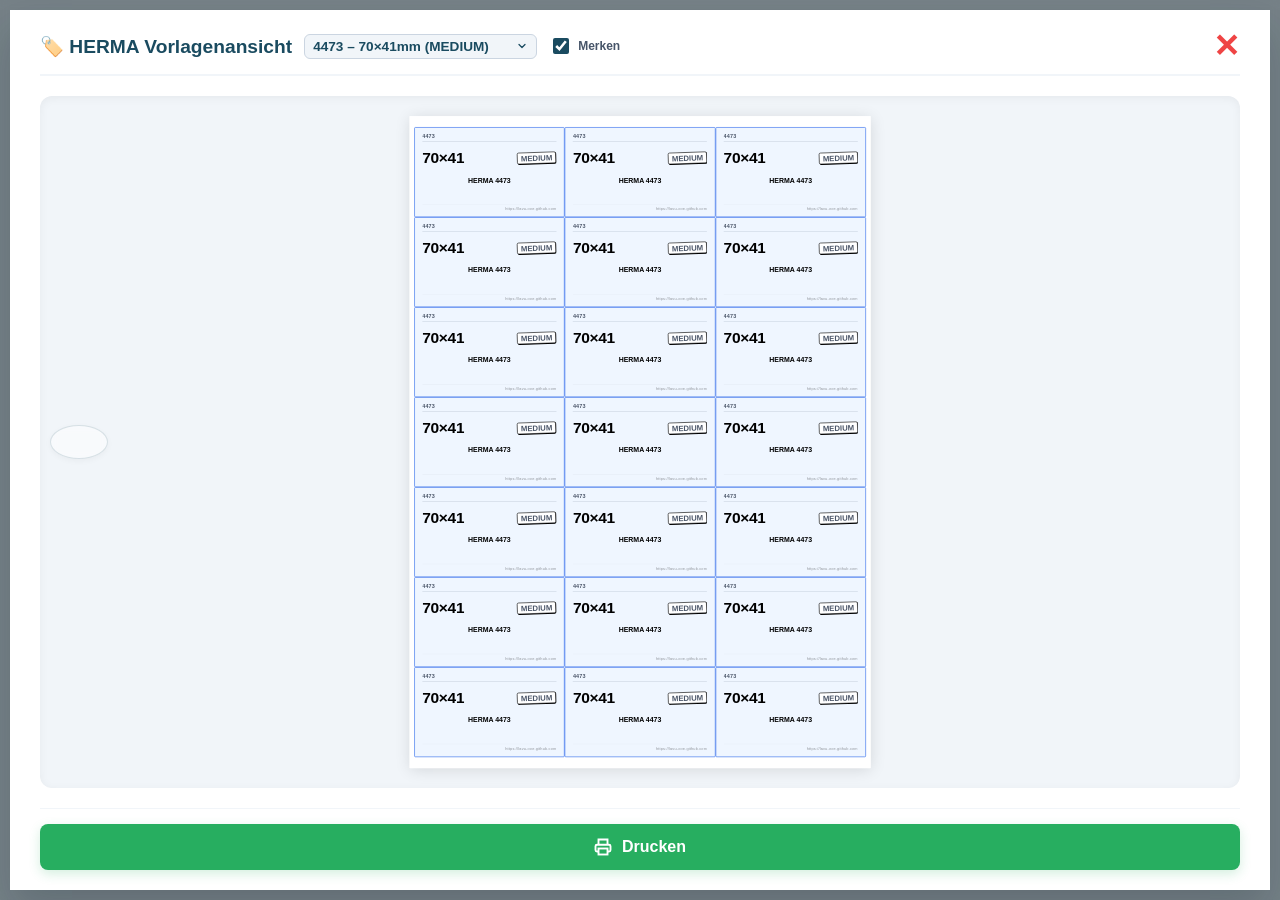
<file: app/hermaSwitcher copy.html>
<!DOCTYPE html>
<html lang="de">
<head>
    <meta charset="UTF-8" />
    <meta name="viewport" content="width=device-width, initial-scale=1.0" />
    <title>HERMA Template Viewer – skaliert & ausgerichtet</title>
    <base href="" />
    <style>
        * { box-sizing: border-box; }
        body {
            font-family: 'Segoe UI', -apple-system, BlinkMacSystemFont, Roboto, Helvetica, Arial, sans-serif;
            background-color: #f4f7f9;
            margin: 0;
            padding: 0;
            color: #2c3e50;
            display: flex;
            justify-content: center;
            align-items: center;
            min-height: 100vh;
        }
        .mb {
            display: flex;
            position: fixed;
            top: 0;
            left: 0;
            width: 100%;
            height: 100%;
            background: rgba(15, 34, 43, 0.55);
            backdrop-filter: blur(5px);
            z-index: 1000;
            justify-content: center;
            align-items: center;
            padding: 10px;
        }
        .mc {
            background: white;
            border-radius: 16px;
            width: 100%;
            max-width: 580px;
            box-shadow: 0 20px 40px rgba(15, 34, 43, 0.2);
            position: relative;
            max-height: 95vh;
            overflow-y: auto;
        }
        .mpc {
            width: 100vw;
            height: 100vh;
            max-width: 100% !important;
            max-height: 100% !important;
            border-radius: 0 !important;
            display: flex;
            flex-direction: column;
            padding: 20px 30px;
            overflow: hidden;
            background: white;
        }
        .mh {
            font-size: 1.35rem;
            font-weight: bold;
            color: #1a4b60;
            margin-bottom: 20px;
            border-bottom: 2px solid #f1f5f9;
            padding-bottom: 12px;
            display: flex;
            justify-content: space-between;
            align-items: center;
            gap: 10px;
            flex-shrink: 0;
        }
        .mh-title {
            display: flex;
            align-items: center;
            gap: 12px;
            flex-wrap: wrap;
        }
        .mh-title span { font-size: 1.2rem; }
        .sel-modal-hdr {
            font-size: 0.85rem;
            font-weight: 600;
            color: #1a4b60;
            background-color: #f1f5f9;
            border: 1px solid #cbd5e1;
            border-radius: 6px;
            padding: 4px 24px 4px 8px;
            cursor: pointer;
            outline: none;
            appearance: none;
            -webkit-appearance: none;
            -moz-appearance: none;
            background-image: url("data:image/svg+xml;utf8,<svg xmlns='http://www.w3.org/2000/svg' width='12' height='12' viewBox='0 0 24 24' fill='none' stroke='%231a4b60' stroke-width='2.5' stroke-linecap='round' stroke-linejoin='round'><polyline points='6 9 12 15 18 9'></polyline></svg>");
            background-repeat: no-repeat;
            background-position: calc(100% - 8px) center;
            width: auto;
            max-width: 280px;
            text-overflow: ellipsis;
            white-space: nowrap;
        }
        .sel-modal-hdr:focus {
            border-color: #6cb4db;
            box-shadow: 0 0 0 2px rgba(108, 180, 219, 0.15);
        }
        .memory-toggle {
            display: flex;
            align-items: center;
            gap: 6px;
            font-size: 0.75rem;
            font-weight: 600;
            color: #475569;
            cursor: pointer;
            user-select: none;
            white-space: nowrap;
        }
        .memory-toggle input[type="checkbox"] {
            width: 16px;
            height: 16px;
            accent-color: #1a4b60;
            cursor: pointer;
        }
        .bx {
            background: transparent;
            font-size: 1.8rem;
            color: #94a3b8;
            padding: 0;
            cursor: pointer;
            line-height: 1;
            border: none;
        }
        .bx:hover { color: #ef4444; }
        .mbs {
            position: relative;
            overflow: auto;
            flex: 1;
            padding: 25px;
            background: #f1f5f9;
            border-radius: 12px;
            display: flex;
            justify-content: center;
            align-items: center;
            box-shadow: inset 0 2px 10px rgba(0, 0, 0, 0.05);
            container-type: inline-size;
            min-height: 300px;
        }
        .zoom-toggle-btn {
            position: absolute;
            left: 10px;
            top: 50%;
            transform: translateY(-50%);
            background: rgba(255,255,255,0.5);
            border: 1px solid rgba(26,75,96,0.15);
            border-radius: 50%;
            width: 34px;
            height: 34px;
            display: flex;
            align-items: center;
            justify-content: center;
            cursor: pointer;
            color: #1a4b60;
            transition: all 0.2s ease;
            z-index: 20;
            backdrop-filter: blur(4px);
            box-shadow: 0 2px 6px rgba(0,0,0,0.04);
        }
        .zoom-toggle-btn:hover {
            background: rgba(255,255,255,0.9);
            border-color: #1a4b60;
            box-shadow: 0 4px 12px rgba(0,0,0,0.08);
        }
        .zoom-toggle-btn svg { stroke: #1a4b60; width: 18px; height: 18px; }
        .zoom-container {
            display: none;
            position: absolute;
            left: 12px;
            top: 50%;
            transform: translateY(-50%);
            flex-direction: column;
            align-items: center;
            gap: 10px;
            background: rgba(255,255,255,0.85);
            padding: 12px 8px;
            border-radius: 30px;
            box-shadow: 0 4px 12px rgba(0,0,0,0.08);
            backdrop-filter: blur(4px);
            z-index: 10;
            width: 42px;
        }
        .zoom-container.visible { display: flex; }
        .zoom-label {
            font-size: 0.65rem;
            font-weight: 800;
            color: #1a4b60;
            text-align: center;
            white-space: nowrap;
        }
        .zoom-slider-wrapper {
            display: flex;
            flex-direction: column;
            align-items: center;
            gap: 8px;
            height: 140px;
        }
        .zoom-slider {
            -webkit-appearance: none;
            appearance: none;
            background: #cbd5e1;
            border-radius: 3px;
            outline: none;
            cursor: pointer;
            writing-mode: vertical-lr;
            direction: rtl;
            width: 6px;
            height: 100%;
            padding: 0;
        }
        .zoom-slider::-webkit-slider-thumb {
            -webkit-appearance: none;
            appearance: none;
            width: 16px;
            height: 16px;
            border-radius: 50%;
            background: #1a4b60;
            cursor: pointer;
            transition: background 0.15s;
        }
        .zoom-slider::-webkit-slider-thumb:hover { background: #27ae60; }
        .zoom-slider::-moz-range-thumb {
            width: 16px;
            height: 16px;
            border: none;
            border-radius: 50%;
            background: #1a4b60;
            cursor: pointer;
            transition: background 0.15s;
        }
        .zoom-slider::-moz-range-thumb:hover { background: #27ae60; }

        .pc {
            background: #ffffff;
            width: 210mm;
            height: 297mm;
            box-shadow: 0 4px 25px rgba(0,0,0,0.12);
            box-sizing: border-box;
            flex-shrink: 0;
            position: absolute;
            top: 50%;
            left: 50%;
            transform-origin: center center;
        }
        .psh {
            width: 210mm;
            height: 297mm;
            box-sizing: border-box;
            padding: 5mm 2mm 5mm 2mm;
            display: grid;
            gap: 0;
            background: white;
        }

        /* Etiketten – dünne Ränder & abgerundete Ecken */
        .lb {
            width: 100%;
            height: 100%;
            box-sizing: border-box;
            border: 0.3px dashed #cbd5e1;
            border-radius: 2px;
            position: relative;
            background: white;
            overflow: hidden;
            display: flex;
            flex-direction: column;
            justify-content: space-between;
            cursor: pointer;
            transition: background-color 0.15s ease, border-color 0.15s ease;
        }
        .lb:hover {
            background-color: #e8f8f5;
            border-color: #27ae60;
        }
        .lb.e {
            border: 0.3px dashed #e2e8f0;
            background: #fafafa;
        }
        .lb.e * { display: none !important; }
        .lb.e:hover {
            background-color: #f1f5f9;
            border-color: #1a4b60;
        }
        .lb.marked {
            border: 0.8px solid #2563eb;
            background-color: #eff6ff;
            border-radius: 2px;
        }
        /* Runde Etiketten behalten ihre Rundung */
        .lb.round {
            border-radius: 50% !important;
        }
        .lb.round.marked {
            border-radius: 50% !important;
        }

        .lbt {
            font-weight: bold;
            color: #4a5568;
            text-transform: uppercase;
            letter-spacing: 0.3px;
            border-bottom: 0.8px solid #cbd5e1;
            padding-bottom: 1mm;
            white-space: nowrap;
            overflow: hidden;
            text-overflow: ellipsis;
        }
        .lbm {
            display: flex;
            align-items: center;
            justify-content: space-between;
            gap: 2mm;
            flex: 1;
            padding: 1mm 0;
            overflow: hidden;
        }
        .lba {
            font-weight: 900;
            color: #000000;
            font-family: 'Arial Black', Impact, sans-serif;
            line-height: 1;
            letter-spacing: -0.5px;
            overflow: hidden;
            text-overflow: ellipsis;
        }
        .lbs {
            font-weight: bold;
            color: #4a5568;
            border: 1.5px solid #000;
            padding: 0.4mm 1.5mm;
            border-radius: 3px;
            text-transform: uppercase;
            white-space: nowrap;
            transform: rotate(-2deg);
            box-shadow: 1px 1px 0px #000;
            background: #fff;
            max-width: 60%;
            overflow: hidden;
            text-overflow: ellipsis;
        }
        .lbb {
            font-weight: 800;
            color: #000000;
            line-height: 1.2;
            word-break: break-word;
            display: -webkit-box;
            -webkit-line-clamp: 2;
            line-clamp: 2;
            -webkit-box-orient: vertical;
            overflow: hidden;
            flex: 1;
            min-height: 1.6em;
            text-transform: uppercase;
            text-align: center;
        }
        .lbf {
            opacity: 0.4;
            color: #000;
            text-align: right;
            padding-top: 1mm;
            border-top: 0.5px solid rgba(0,0,0,0.08);
            margin-top: auto;
            letter-spacing: 0.3px;
            font-weight: 300;
            white-space: nowrap;
            overflow: hidden;
            text-overflow: ellipsis;
        }

        .mf {
            display: flex;
            justify-content: flex-end;
            gap: 12px;
            margin-top: 20px;
            border-top: 1px solid #f1f5f9;
            padding-top: 15px;
            flex-shrink: 0;
            flex-wrap: wrap;
        }
        button {
            padding: 14px 28px;
            font-size: 1rem;
            font-weight: bold;
            border: none;
            border-radius: 8px;
            cursor: pointer;
            transition: all 0.2s ease;
            display: flex;
            align-items: center;
            justify-content: center;
            gap: 10px;
        }
        .bp {
            background-color: #27ae60;
            color: white;
            flex: 2;
            box-shadow: 0 4px 12px rgba(39,174,96,0.2);
        }
        .bp:hover {
            background-color: #219653;
            transform: translateY(-1px);
            box-shadow: 0 6px 16px rgba(39,174,96,0.25);
        }
        .bcn {
            background-color: #f1f5f9;
            color: #475569;
        }
        .bcn:hover { background-color: #e2e8f0; }

        @keyframes fdin {
            from { opacity: 0; transform: translateY(4px); }
            to { opacity: 1; transform: translateY(0); }
        }

        /* === DRUCK-OPTIMIERUNG: exakte A4-Seite ohne Überlauf === */
        @media print {
            @page {
                size: A4 portrait;
                margin: 0;
            }
            html, body {
                margin: 0 !important;
                padding: 0 !important;
                background: white !important;
                width: 100% !important;
                height: 100% !important;
                overflow: hidden !important;
            }
            .mb {
                position: static !important;
                background: none !important;
                backdrop-filter: none !important;
                padding: 0 !important;
                display: block !important;
                width: 100% !important;
                height: 100% !important;
            }
            .mpc {
                padding: 0 !important;
                width: 100% !important;
                height: 100% !important;
                overflow: hidden !important;
                border-radius: 0 !important;
            }
            .mh, .mf, .zoom-toggle-btn, .zoom-container {
                display: none !important;
            }
            .mbs {
                padding: 0 !important;
                background: white !important;
                box-shadow: none !important;
                overflow: hidden !important;
                container-type: unset !important;
                width: 100% !important;
                height: 100% !important;
                border-radius: 0 !important;
            }
            .pc {
                position: relative !important;
                top: auto !important;
                left: auto !important;
                transform: none !important;
                box-shadow: none !important;
                width: 100% !important;
                height: 100% !important;
                margin: 0 !important;
            }
            .psh {
                width: 100% !important;
                height: 100% !important;
                padding: 5mm 2mm 5mm 2mm !important;
                box-sizing: border-box !important;
                display: grid !important;
                gap: 0 !important;
                background: white !important;
            }
            /* Druck: dünne Ränder & abgerundete Ecken */
            .lb {
                border: 0.3px solid #ccc !important;
                border-radius: 2px !important;
                background: white !important;
                page-break-inside: avoid !important;
                break-inside: avoid !important;
            }
            .lb.e {
                background: #fafafa !important;
            }
            .lb.marked {
                border: 0.8px solid #000 !important;
                border-radius: 2px !important;
                background: white !important;
            }
            .lb.round {
                border-radius: 50% !important;
            }
            .lb.round.marked {
                border-radius: 50% !important;
            }
            .lb.e * { display: none !important; }
            .lb * { display: flex !important; }
            .lbt, .lbm, .lba, .lbs, .lbb, .lbf { display: flex !important; }
            .calibration-header { display: none !important; }
        }
    </style>
</head>
<body>

<div class="mb" id="modalContainer">
    <div class="mc mpc">
        <!-- Header mit Titel, Dropdown, Memory-Checkbox und rotem X -->
        <div class="mh">
            <div class="mh-title">
                <span>🏷️ HERMA Vorlagenansicht</span>
                <select id="templateSelect" class="sel-modal-hdr"></select>
                <label class="memory-toggle" title="Auswahl (Start & Anzahl) für jede Vorlage speichern">
                    <input type="checkbox" id="memoryCheckbox" checked />
                    Merken
                </label>
            </div>
            <button class="bx" id="closeBtn" aria-label="Schließen" style="color:#ef4444; font-size:2rem; line-height:1;">✕</button>
        </div>

        <!-- Hauptbereich mit A4-Seite -->
        <div class="mbs" id="previewArea">
            <button id="zoomToggleBtn" class="zoom-toggle-btn" aria-label="Zoom ein-/ausblenden">
                <svg width="16" height="16" viewBox="0 0 24 24" fill="none" stroke="currentColor" stroke-width="2">
                    <circle cx="11" cy="11" r="8" />
                    <line x1="21" y1="21" x2="16.65" y2="16.65" />
                    <line x1="8" y1="11" x2="14" y2="11" />
                </svg>
            </button>

            <div class="zoom-container" id="zoomContainer">
                <svg width="14" height="14" viewBox="0 0 24 24" fill="none" stroke="#1a4b60" stroke-width="2.5">
                    <circle cx="11" cy="11" r="8" />
                    <line x1="21" y1="21" x2="16.65" y2="16.65" />
                    <line x1="8" y1="11" x2="14" y2="11" />
                </svg>
                <div class="zoom-slider-wrapper">
                    <input type="range" id="zoomSlider" class="zoom-slider" min="50" max="300" value="100" />
                </div>
                <svg width="14" height="14" viewBox="0 0 24 24" fill="none" stroke="#1a4b60" stroke-width="2.5">
                    <circle cx="11" cy="11" r="8" />
                    <line x1="11" y1="8" x2="11" y2="14" />
                    <line x1="8" y1="11" x2="14" y2="11" />
                </svg>
                <div class="zoom-label">
                    <span id="zoomVal">100%</span>
                </div>
            </div>

            <div class="pc" id="pageContainer">
                <div class="psh" id="sheetContainer"></div>
            </div>
        </div>

        <!-- Footer: nur Drucken-Button -->
        <div class="mf">
            <button class="bp" id="printBtn">
                <svg width="18" height="18" viewBox="0 0 24 24" fill="none" stroke="currentColor" stroke-width="2.5">
                    <polyline points="6 9 6 2 18 2 18 9" />
                    <path d="M6 18H4a2 2 0 0 1-2-2v-5a2 2 0 0 1 2-2h16a2 2 0 0 1 2 2v5a2 2 0 0 1-2 2h-2" />
                    <rect x="6" y="14" width="12" height="8" />
                </svg>
                Drucken
            </button>
        </div>
    </div>
</div>

<script>
    // ================================================================
    // 1. setLabelRange – zentrale Bereichslogik
    // ================================================================
    function setLabelRange(start, count, format, onUpdate, onSave) {
        const maxLabels = format.cols * format.rows;
        start = Math.max(1, Math.min(maxLabels, start));
        count = Math.max(0, Math.min(maxLabels - start + 1, count));
        if (onUpdate) onUpdate(start, count);
        if (onSave) onSave(start, count);
    }

    // ================================================================
    // 2. Anwendung
    // ================================================================
    let allTemplates = [];
    let currentConfig = null;
    let currentStart = 1;
    let currentCount = 0;
    let currentSku = '4473';

    const sheetContainer = document.getElementById('sheetContainer');
    const templateSelect = document.getElementById('templateSelect');
    const zoomSlider = document.getElementById('zoomSlider');
    const zoomVal = document.getElementById('zoomVal');
    const zoomToggleBtn = document.getElementById('zoomToggleBtn');
    const zoomContainer = document.getElementById('zoomContainer');
    const previewArea = document.getElementById('previewArea');
    const printBtn = document.getElementById('printBtn');
    const closeBtn = document.getElementById('closeBtn');
    const modal = document.getElementById('modalContainer');
    const memoryCheckbox = document.getElementById('memoryCheckbox');

    // --- Memory-Funktionen ---
    function isMemoryEnabled() {
        return memoryCheckbox.checked;
    }

    function saveSettings(sku, start, count) {
        if (isMemoryEnabled()) {
            localStorage.setItem(`herma_range_${sku}`, JSON.stringify({ sku, start, count }));
        } else {
            localStorage.removeItem(`herma_range_${sku}`);
        }
    }

    function loadSettings(sku) {
        if (!isMemoryEnabled()) return null;
        const saved = localStorage.getItem(`herma_range_${sku}`);
        if (saved) {
            try { return JSON.parse(saved); } catch(e) {}
        }
        return null;
    }

    // --- UI-Hilfen ---
    function updateMarking(labels, start, count) {
        labels.forEach((el, idx) => {
            const index = idx + 1;
            if (index >= start && index < start + count) {
                el.classList.add('marked');
                el.classList.remove('e');
            } else {
                el.classList.remove('marked');
                el.classList.add('e');
            }
        });
    }

    function populateDropdown(templates) {
        templateSelect.innerHTML = '';
        templates.forEach(t => {
            const opt = document.createElement('option');
            opt.value = t.sku;
            opt.textContent = `${t.sku} – ${t.width_mm}×${t.height_mm}mm (${t.category})`;
            templateSelect.appendChild(opt);
        });
    }

    function applyZoom(value) {
        zoomVal.textContent = value + '%';
        const factor = parseFloat(value) / 100;
        const container = previewArea;
        const element = document.getElementById('pageContainer');
        if (!container || !element) return;
        const containerWidth = container.clientWidth - 80;
        const containerHeight = container.clientHeight - 40;
        const elementWidth = element.scrollWidth || 794;
        const elementHeight = element.scrollHeight || 1123;
        const scaleX = containerWidth / elementWidth;
        const scaleY = containerHeight / elementHeight;
        const baseScale = Math.min(scaleX, scaleY, 1);
        const finalScale = Math.min(baseScale * factor, 2);
        element.style.position = 'absolute';
        element.style.top = '50%';
        element.style.left = '50%';
        element.style.transformOrigin = 'center center';
        element.style.transform = `translate(-50%, -50%) scale(${finalScale})`;
    }

    function renderSheet(sku) {
        const config = allTemplates.find(t => t.sku === sku);
        if (!config) {
            sheetContainer.innerHTML = `<div style="padding:20px;color:red;">SKU "${sku}" nicht gefunden.</div>`;
            return;
        }
        currentConfig = config;
        currentSku = sku;
        const maxLabels = config.cols * config.rows;

        let start = 1;
        let count = maxLabels;
        const saved = loadSettings(sku);
        if (saved) {
            start = saved.start;
            count = saved.count;
        }
        start = Math.max(1, Math.min(maxLabels, start));
        count = Math.max(0, Math.min(maxLabels - start + 1, count));
        currentStart = start;
        currentCount = count;

        const scaleFactor = Math.min(config.width_mm / 70, config.height_mm / 36);

        const styleId = `style-${config.sku}`;
        let styleTag = document.getElementById(styleId);
        if (!styleTag) {
            styleTag = document.createElement('style');
            styleTag.id = styleId;
            document.head.appendChild(styleTag);
        }
        styleTag.textContent = `
            .sheet-${config.sku} {
                --top: ${config.top_margin_mm}mm;
                --left: ${config.left_margin_mm}mm;
                --w: ${config.width_mm}mm;
                --h: ${config.height_mm}mm;
                --gx: ${config.gap_x_mm}mm;
                --gy: ${config.gap_y_mm}mm;
                --scale: ${scaleFactor};
            }
        `;

        sheetContainer.innerHTML = '';
        sheetContainer.className = `psh sheet-${config.sku}`;
        sheetContainer.style.gridTemplateColumns = `repeat(${config.cols}, 1fr)`;
        sheetContainer.style.gridTemplateRows = `repeat(${config.rows}, 1fr)`;

        const labels = [];
        const foot = 'https://lavu-ooe.github.com';

        for (let r = 0; r < config.rows; r++) {
            for (let c = 0; c < config.cols; c++) {
                const index = r * config.cols + c + 1;
                const label = document.createElement('div');
                label.className = `lb ${config.round ? 'round' : ''}`;
                label.style.padding = `calc(2.5mm * var(--scale)) calc(3.5mm * var(--scale))`;
                label.dataset.index = index;

                const topText = config.sku;
                const artNr = config.width_mm + '×' + config.height_mm;
                const suffix = config.category;
                const bez = 'HERMA ' + config.sku;

                label.innerHTML = `
                    <div class="lbt" style="font-size: calc(7pt * var(--scale)); text-align: left; white-space: nowrap; overflow: hidden; text-overflow: ellipsis;">${topText}</div>
                    <div class="lbm">
                        <div class="lba" style="font-size: calc(20pt * var(--scale)); text-align: center; line-height: 1; overflow: hidden; text-overflow: ellipsis;">${artNr}</div>
                        ${suffix ? `<div class="lbs" style="font-size: calc(10pt * var(--scale)); text-align: center; white-space: nowrap; overflow: hidden; text-overflow: ellipsis;">${suffix}</div>` : ''}
                    </div>
                    <div class="lbt" style="border-bottom:none; font-size:1px; height:1px; line-height:1px;"></div>
                    <div class="lbb" style="font-size: calc(9pt * var(--scale)); text-align: center;">${bez}</div>
                    <div class="lbf" style="font-size: calc(5pt * var(--scale)); text-align: right; white-space: nowrap; overflow: hidden; text-overflow: ellipsis;">${foot}</div>
                `;

                sheetContainer.appendChild(label);
                labels.push(label);
            }
        }

        updateMarking(labels, start, count);

        labels.forEach(el => {
            el.addEventListener('click', function() {
                const clickedIndex = parseInt(this.dataset.index);
                const max = currentConfig.cols * currentConfig.rows;
                let start = currentStart;
                let count = currentCount;

                if (count === 0) {
                    start = clickedIndex;
                    count = 1;
                } else {
                    const end = start + count - 1;
                    if (clickedIndex < start) {
                        count = end - clickedIndex + 1;
                        start = clickedIndex;
                    } else if (clickedIndex > end) {
                        count = clickedIndex - start + 1;
                    } else {
                        start = clickedIndex;
                        count = 1;
                    }
                }

                setLabelRange(start, count, currentConfig, (newStart, newCount) => {
                    currentStart = newStart;
                    currentCount = newCount;
                    updateMarking(labels, newStart, newCount);
                    if (isMemoryEnabled()) {
                        saveSettings(currentSku, newStart, newCount);
                    }
                    applyZoom(zoomSlider.value);
                });
            });
        });

        if (isMemoryEnabled()) {
            saveSettings(sku, start, count);
        }

        setTimeout(() => applyZoom(zoomSlider.value), 50);
    }

    // ================================================================
    // 3. Initialisierung & Events
    // ================================================================
    async function init() {
        try {
            const res = await fetch('herma_templates.json');
            if (!res.ok) throw new Error('Netzwerkfehler');
            const data = await res.json();
            allTemplates = data.templates || [];
        } catch (e) {
            sheetContainer.innerHTML = `<div style="padding:20px;color:red;">Fehler beim Laden der Vorlagen: ${e.message}</div>`;
            return;
        }

        if (allTemplates.length === 0) {
            sheetContainer.innerHTML = `<div style="padding:20px;color:red;">Keine Vorlagen gefunden.</div>`;
            return;
        }

        populateDropdown(allTemplates);

        const memoryState = localStorage.getItem('herma_memory_enabled');
        if (memoryState !== null) {
            memoryCheckbox.checked = memoryState === 'true';
        } else {
            memoryCheckbox.checked = true;
        }

        const params = new URLSearchParams(window.location.search);
        let sku = params.get('sku') || '4473';
        if (!allTemplates.some(t => t.sku === sku)) {
            sku = allTemplates[0].sku;
        }
        templateSelect.value = sku;

        renderSheet(sku);

        templateSelect.addEventListener('change', function() {
            const newSku = this.value;
            const url = new URL(window.location);
            url.searchParams.set('sku', newSku);
            window.history.replaceState({}, '', url);
            renderSheet(newSku);
        });

        zoomSlider.addEventListener('input', function() {
            applyZoom(this.value);
        });

        zoomToggleBtn.addEventListener('click', function() {
            zoomContainer.classList.toggle('visible');
        });

        printBtn.addEventListener('click', () => window.print());

        closeBtn.addEventListener('click', () => {
            modal.style.display = 'none';
        });

        memoryCheckbox.addEventListener('change', function() {
            const enabled = this.checked;
            localStorage.setItem('herma_memory_enabled', enabled);
            if (!enabled) {
                for (let key in localStorage) {
                    if (key.startsWith('herma_range_')) {
                        localStorage.removeItem(key);
                    }
                }
                renderSheet(currentSku);
            } else {
                renderSheet(currentSku);
            }
        });

        window.addEventListener('resize', function() {
            if (modal.style.display !== 'none') {
                applyZoom(zoomSlider.value);
            }
        });
    }

    init();
    document.addEventListener('DOMContentLoaded', () => {
        modal.style.display = 'flex';
    });
</script>
</body>
</html>
</file>
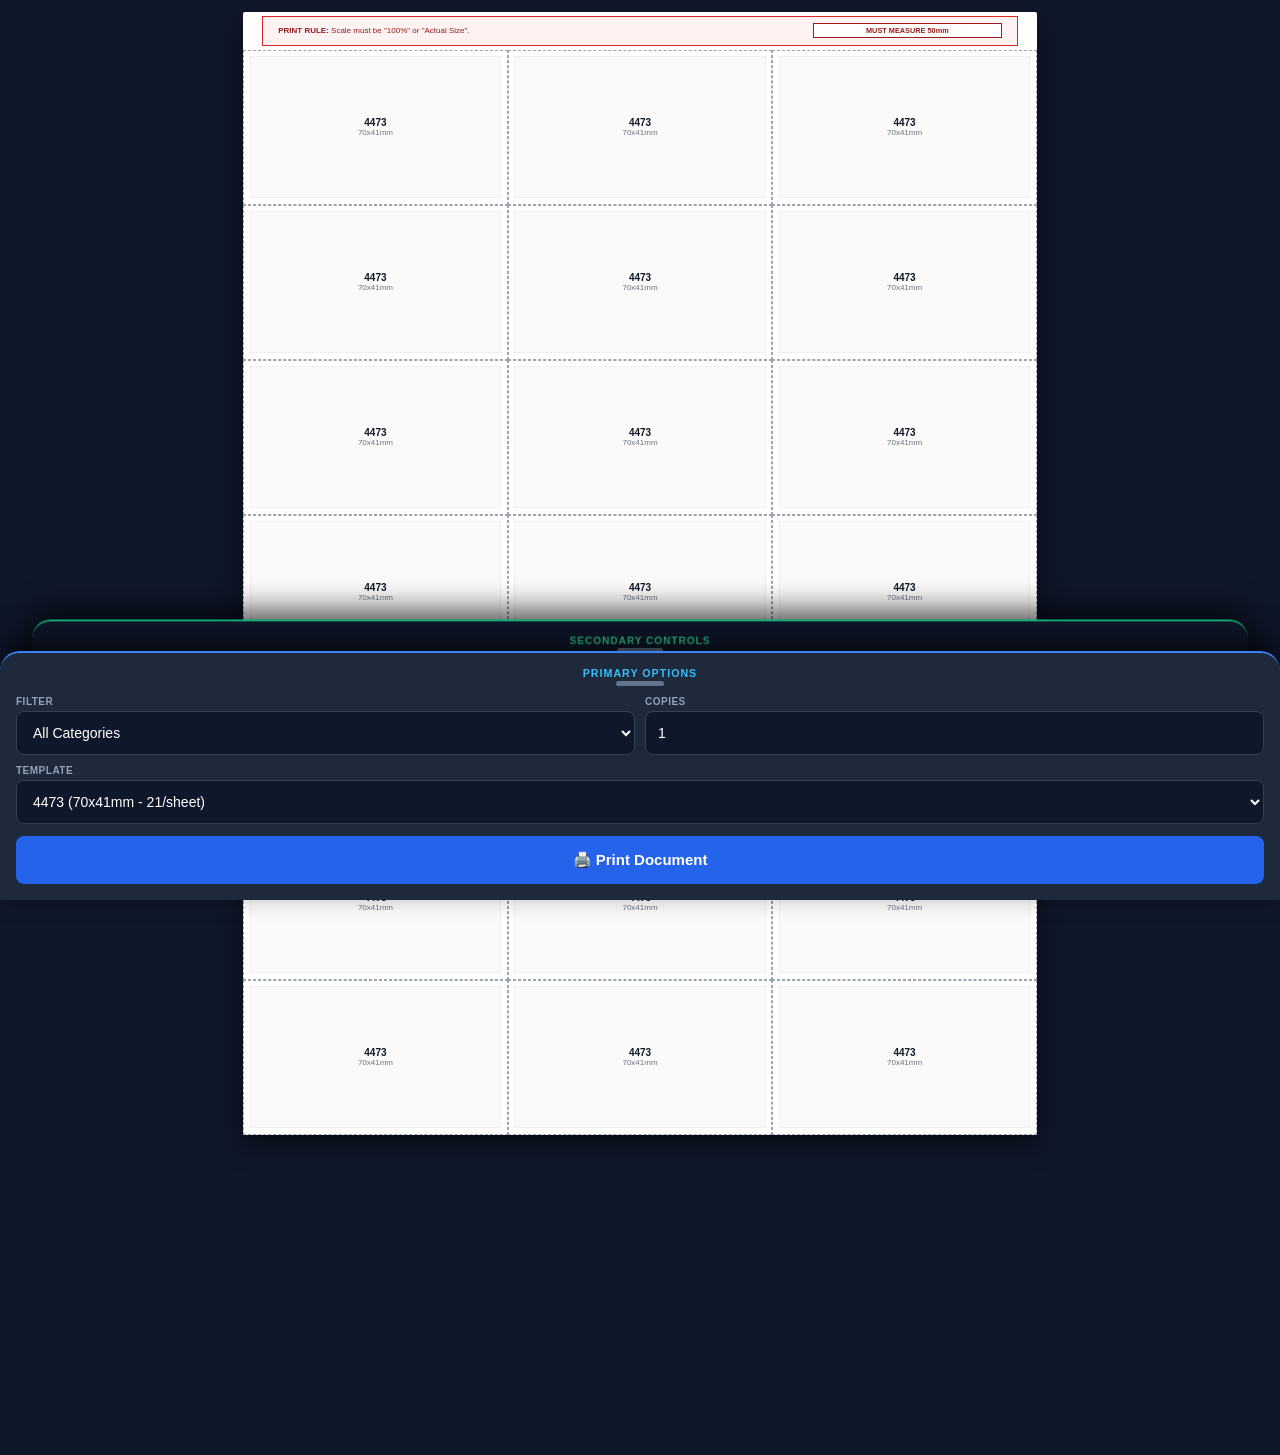
<file: herma-A4/herma_labels_calibrated.html>
<!DOCTYPE html>
<html lang="en">
<head>
  <meta charset="UTF-8">
  <meta name="viewport" content="width=device-width, initial-scale=1.0, maximum-scale=1.0, user-scalable=no, viewport-fit=cover">
  <title>Pluggable Dual-Panel Mobile Engine</title>
      <base href="/reprint/">

  <style>
    * {
      box-sizing: border-box;
      -webkit-tap-highlight-color: transparent;
    }

    body {
      margin: 0;
      padding: 0;
      background-color: #0f172a;
      font-family: -apple-system, BlinkMacSystemFont, "Segoe UI", Roboto, Helvetica, Arial, sans-serif;
      color: #f8fafc;
      min-height: 100vh;
      display: flex;
      flex-direction: column;
      align-items: center;
      overflow-x: hidden;
    }

    #appView {
      width: 100%;
      padding: 12px;
      padding-bottom: calc(320px + env(safe-area-inset-bottom, 16px));
      display: flex;
      flex-direction: column;
      align-items: center;
      overflow-x: auto;
    }

    /* DUAL CARD DRAWER SYSTEM */
    .mobile-drawer-container {
      position: fixed;
      bottom: 0;
      left: 0;
      right: 0;
      z-index: 10000;
      pointer-events: none;
      display: flex;
      flex-direction: column;
      align-items: center;
      justify-content: flex-end;
    }

    .drawer-panel {
      position: absolute;
      bottom: 0;
      left: 0;
      right: 0;
      background: #1e293b;
      border-top: 2px solid #3b82f6;
      box-shadow: 0 -12px 30px rgba(0,0,0,0.6);
      padding: 8px 16px calc(16px + env(safe-area-inset-bottom, 12px)) 16px;
      border-top-left-radius: 20px;
      border-top-right-radius: 20px;
      pointer-events: auto;
      display: flex;
      flex-direction: column;
      will-change: transform;
      transform-origin: bottom center;
    }

    .drawer-panel.animating {
      transition: transform 0.4s cubic-bezier(0.16, 1, 0.3, 1);
    }

    /* State Positions */
    .drawer-panel.is-primary {
      z-index: 10;
      transform: translateY(0px) scale(1);
    }

    .drawer-panel.is-secondary {
      z-index: 5;
      background: #0f172a;
      border-top-color: #10b981;
      transform: translateY(-44px) scale(0.95);
    }

    .drawer-panel.slide-out-down {
      transform: translateY(120%) scale(0.95) !important;
      z-index: 4 !important;
    }

    .card-label {
      font-size: 8pt;
      font-weight: 800;
      letter-spacing: 1px;
      text-transform: uppercase;
      color: #38bdf8;
      margin-bottom: 2px;
      text-align: center;
    }

    .drawer-panel.is-secondary .card-label {
      color: #34d399;
    }

    .drawer-handle-zone {
      width: 100%;
      padding: 6px 0 10px 0;
      display: flex;
      flex-direction: column;
      align-items: center;
      justify-content: center;
      cursor: grab;
      touch-action: none;
    }

    .drawer-handle {
      width: 48px;
      height: 5px;
      background: #64748b;
      border-radius: 3px;
    }

    .form-grid {
      display: grid;
      grid-template-columns: 1fr 1fr;
      gap: 10px;
    }

    .control-group {
      display: flex;
      flex-direction: column;
      gap: 4px;
    }

    .control-group.full-width { grid-column: span 2; }

    .control-group label {
      font-size: 7.5pt;
      text-transform: uppercase;
      letter-spacing: 0.5px;
      color: #94a3b8;
      font-weight: bold;
    }

    select, input {
      width: 100%;
      height: 44px;
      padding: 0 12px;
      border-radius: 8px;
      border: 1px solid #334155;
      background: #0f172a;
      color: white;
      font-size: 14px;
      outline: none;
    }

    .print-btn {
      width: 100%;
      height: 48px;
      margin-top: 12px;
      background: #2563eb;
      color: white;
      border: none;
      border-radius: 8px;
      font-weight: bold;
      font-size: 15px;
      cursor: pointer;
    }

    @media print {
      body { background: none; }
      .mobile-drawer-container { display: none !important; }
      #appView { padding: 0 !important; overflow: visible; }
    }
  </style>

  <style id="engine-styles">
    @page { size: A4 portrait; margin: 0; }

    .a4-page {
      width: 210mm;
      height: 297mm;
      background: white;
      position: relative;
      page-break-after: always;
      box-shadow: 0 10px 25px rgba(0,0,0,0.5);
      border-radius: 2px;
      transform-origin: top center;
      margin-bottom: 20px;
      -webkit-print-color-adjust: exact;
      print-color-adjust: exact;
    }

    @media print {
      .a4-page {
        margin: 0;
        box-shadow: none;
        page-break-after: always;
        transform: scale(1) !important;
      }
    }

    .calibration-header {
      position: absolute;
      top: 1mm; left: 5mm; right: 5mm;
      height: 8mm;
      border: 1px solid #dc2626;
      background-color: #fef2f2;
      display: flex;
      align-items: center;
      justify-content: space-between;
      padding: 0 4mm;
      font-size: 6pt;
      color: #991b1b;
      z-index: 100;
    }

    .calibration-box {
      width: 50mm; height: 4mm;
      border: 1px solid #991b1b;
      background: #ffffff;
      display: flex; align-items: center; justify-content: center;
      font-weight: bold; font-size: 5.5pt;
    }

    .label {
      position: absolute;
      border: 0.5pt dashed #9ca3af;
      background-color: #ffffff;
      overflow: hidden;
    }

    .label.round { border-radius: 50%; }

    .label-content {
      position: absolute;
      top: 1.5mm; bottom: 1.5mm; left: 1.5mm; right: 1.5mm;
      display: flex; flex-direction: column; justify-content: center; align-items: center;
      text-align: center;
      border: 0.5pt dotted #e5e7eb;
      background-color: #fafafa;
    }

    .label-sku { font-weight: bold; font-size: 7.5pt; color: #111827; }
    .label-dim { font-size: 6pt; color: #6b7280; }

    /* CSS Variable Template Mappings */
    .sheet-4270 { --top: 10.7mm; --left: 8.2mm; --w: 38.1mm; --h: 21.2mm; --gx: 0mm; --gy: 0mm; }
    .sheet-4473 { --top: 10.0mm; --left: 0mm; --w: 70.0mm; --h: 41.0mm; --gx: 0mm; --gy: 0mm; }
    .sheet-10790 { --top: 13.5mm; --left: 8.5mm; --w: 35.0mm; --h: 35.0mm; --gx: 4.0mm; --gy: 3.8mm; }
  </style>
</head>
<body>

  <div id="appView"></div>

  <div class="mobile-drawer-container" id="drawerContainer">
    
    <div class="drawer-panel animating is-secondary" id="panel2">
      <div class="drawer-handle-zone">
        <div class="card-label">Secondary Controls</div>
        <div class="drawer-handle"></div>
      </div>
      
      <div class="form-grid" id="panel2-controls">
        </div>

      <button class="print-btn" style="background:#059669;" onclick="window.print()">
        <span>🖨️ Print Batch</span>
      </button>
    </div>

    <div class="drawer-panel animating is-primary" id="panel1">
      <div class="drawer-handle-zone">
        <div class="card-label">Primary Options</div>
        <div class="drawer-handle"></div>
      </div>

      <div class="form-grid" id="panel1-controls">
        </div>

      <button class="print-btn" onclick="window.print()">
        <span>🖨️ Print Document</span>
      </button>
    </div>

  </div>

  <script>
    const DrawerUIController = (() => {
      let startY = 0;
      let currentDeltaY = 0;
      let isDragging = false;
      let isAnimatingSwap = false;

      function executeSwapSequence() {
        if (isAnimatingSwap) return;
        isAnimatingSwap = true;

        const primaryCard = document.querySelector('.drawer-panel.is-primary');
        const secondaryCard = document.querySelector('.drawer-panel.is-secondary');

        primaryCard.classList.add('animating', 'slide-out-down');

        setTimeout(() => {
          secondaryCard.classList.remove('is-secondary');
          secondaryCard.classList.add('is-primary');

          primaryCard.classList.remove('is-primary', 'slide-out-down');
          primaryCard.classList.add('is-secondary');

          setTimeout(() => {
            isAnimatingSwap = false;
          }, 400);
        }, 250);
      }

      function setupDrag(handleZone) {
        handleZone.addEventListener('touchstart', (e) => {
          if (isAnimatingSwap) return;
          startY = e.touches[0].clientY;
          currentDeltaY = 0;
          isDragging = true;

          const primaryCard = document.querySelector('.drawer-panel.is-primary');
          primaryCard.classList.remove('animating');
        }, { passive: true });

        handleZone.addEventListener('touchmove', (e) => {
          if (!isDragging || isAnimatingSwap) return;
          const currentY = e.touches[0].clientY;
          currentDeltaY = currentY - startY;

          const primaryCard = document.querySelector('.drawer-panel.is-primary');
          if (currentDeltaY > 0) {
            primaryCard.style.transform = `translateY(${currentDeltaY}px)`;
          }
        }, { passive: true });

        handleZone.addEventListener('touchend', () => {
          if (!isDragging || isAnimatingSwap) return;
          isDragging = false;

          const primaryCard = document.querySelector('.drawer-panel.is-primary');
          primaryCard.style.transform = '';

          if (currentDeltaY > 30 || Math.abs(currentDeltaY) <= 3) {
            executeSwapSequence();
          } else {
            primaryCard.classList.add('animating');
          }
        });
      }

      function init() {
        document.querySelectorAll('.drawer-handle-zone').forEach(setupDrag);
      }

      return { init, swap: executeSwapSequence };
    })();
  </script>

  <script>
    const HermaLabelEngine = (() => {
      const database = [
        { sku: '4270', cat: 'SMALL', cols: 5, rows: 13, w: 38.1, h: 21.2, round: false },
        { sku: '4473', cat: 'MEDIUM', cols: 3, rows: 7,  w: 70.0, h: 41.0, round: false },
        { sku: '10790', cat: 'ROUND', cols: 5, rows: 7,  w: 35.0, h: 35.0, round: true }
      ];

      function mountControls() {
        const slot1 = document.getElementById('panel1-controls');
        const slot2 = document.getElementById('panel2-controls');

        slot1.innerHTML = `
          <div class="control-group">
            <label for="categoryFilter">Filter</label>
            <select id="categoryFilter">
              <option value="ALL">All Categories</option>
              <option value="SMALL">Small / Micro</option>
              <option value="MEDIUM">Medium / Mailing</option>
              <option value="ROUND">Round</option>
            </select>
          </div>
          <div class="control-group">
            <label for="pageCount">Copies</label>
            <input type="number" id="pageCount" value="1" min="1" max="50">
          </div>
          <div class="control-group full-width">
            <label for="skuSelect">Template</label>
            <select id="skuSelect"></select>
          </div>
        `;

        slot2.innerHTML = `
          <div class="control-group full-width">
            <label>Batch Configuration</label>
            <input type="text" placeholder="Batch Note / Custom Text" style="text-align:center;">
          </div>
          <div class="control-group">
            <label>Offset X (mm)</label>
            <input type="number" value="0" step="0.5">
          </div>
          <div class="control-group">
            <label>Offset Y (mm)</label>
            <input type="number" value="0" step="0.5">
          </div>
        `;

        document.getElementById('categoryFilter').addEventListener('change', filterSKUs);
        document.getElementById('pageCount').addEventListener('change', render);
        document.getElementById('skuSelect').addEventListener('change', render);

        filterSKUs();
      }

      function filterSKUs() {
        const cat = document.getElementById('categoryFilter').value;
        const skuSelect = document.getElementById('skuSelect');
        skuSelect.innerHTML = '';

        const filtered = cat === 'ALL' ? database : database.filter(item => item.cat === cat);

        filtered.forEach(item => {
          const opt = document.createElement('option');
          opt.value = item.sku;
          opt.textContent = `${item.sku} (${item.w}x${item.h}mm - ${item.cols * item.rows}/sheet)`;
          if (item.sku === '4473') opt.selected = true;
          skuSelect.appendChild(opt);
        });

        render();
      }

      function autoScaleViewport() {
        const screenWidth = window.innerWidth - 24;
        const a4WidthPx = (210 * 96) / 25.4;
        const scaleRatio = Math.min(screenWidth / a4WidthPx, 1);

        document.querySelectorAll('.a4-page').forEach(page => {
          page.style.transform = `scale(${scaleRatio})`;
          page.style.marginBottom = `-${(1 - scaleRatio) * ((297 * 96) / 25.4)}px`;
        });
      }

      function render() {
        const selectedSKU = document.getElementById('skuSelect').value;
        const copies = parseInt(document.getElementById('pageCount').value) || 1;
        const config = database.find(item => item.sku === selectedSKU);
        const appView = document.getElementById('appView');

        appView.innerHTML = '';
        if (!config) return;

        for (let p = 0; p < copies; p++) {
          const pageDiv = document.createElement('div');
          pageDiv.className = `a4-page sheet-${config.sku}`;

          pageDiv.innerHTML = `
            <div class="calibration-header">
              <span><strong>PRINT RULE:</strong> Scale must be "100%" or "Actual Size".</span>
              <div class="calibration-box">MUST MEASURE 50mm</div>
            </div>
          `;

          for (let r = 0; r < config.rows; r++) {
            for (let c = 0; c < config.cols; c++) {
              const label = document.createElement('div');
              label.className = `label ${config.round ? 'round' : ''}`;
              label.style.left = `calc(var(--left) + ${c} * (var(--w) + var(--gx)))`;
              label.style.top = `calc(var(--top) + ${r} * (var(--h) + var(--gy)))`;
              label.style.width = `var(--w)`;
              label.style.height = `var(--h)`;

              label.innerHTML = `
                <div class="label-content">
                  <div class="label-sku">${config.sku}</div>
                  <div class="label-dim">${config.w}x${config.h}mm</div>
                </div>
              `;

              pageDiv.appendChild(label);
            }
          }
          appView.appendChild(pageDiv);
        }

        autoScaleViewport();
      }

      function init() {
        mountControls();
        window.addEventListener('resize', autoScaleViewport);
      }

      return { init };
    })();

    // BOOTSTRAP APPLICATION
    document.addEventListener('DOMContentLoaded', () => {
      DrawerUIController.init();
      HermaLabelEngine.init();
    });
  </script>

</body>
</html>
</file>
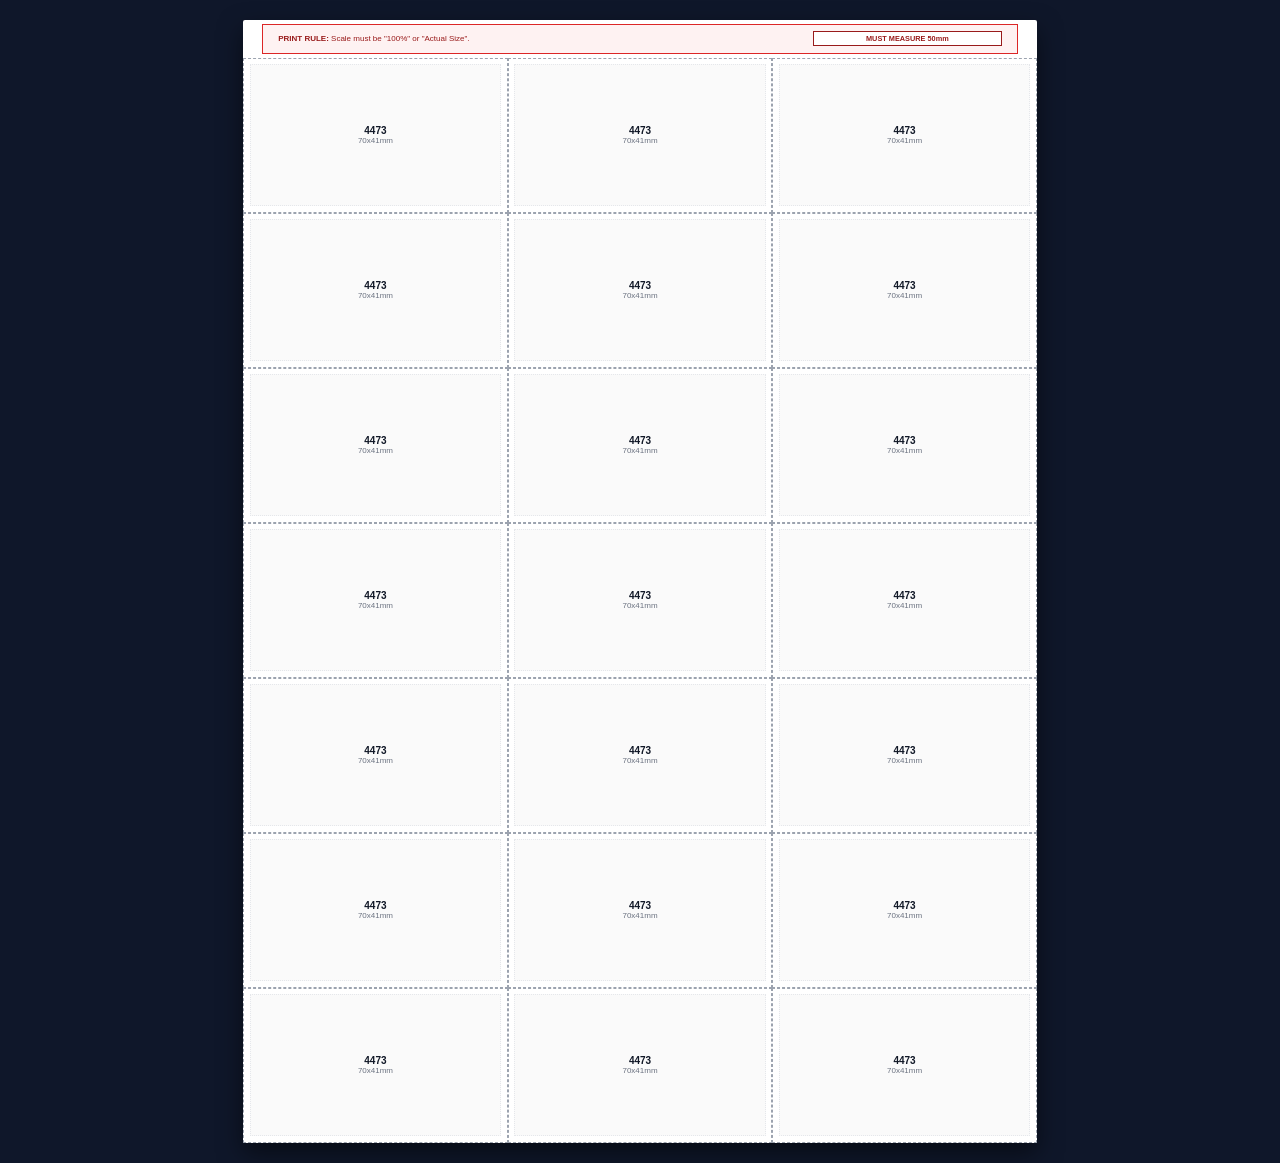
<file: herma-A4/hermaSwitcher.html>
<!DOCTYPE html>
<html lang="en">
<head>
  <meta charset="UTF-8">
  <title>A4 Dynamic Sheet Viewer</title>
  <style>
    @page { size: A4 portrait; margin: 0; }
    * { box-sizing: border-box; -webkit-print-color-adjust: exact; print-color-adjust: exact; }
    body {
      margin: 0; padding: 20px 0; background-color: #0f172a;
      font-family: -apple-system, BlinkMacSystemFont, "Segoe UI", Roboto, sans-serif;
      display: flex; justify-content: center; align-items: flex-start; min-height: 100vh;
    }
    .a4-page {
      width: 210mm; height: 297mm; background: white;
      position: relative; page-break-after: always;
      box-shadow: 0 10px 25px rgba(0,0,0,0.5); border-radius: 2px;
    }
    .calibration-header {
      position: absolute; top: 1mm; left: 5mm; right: 5mm; height: 8mm;
      border: 1px solid #dc2626; background-color: #fef2f2;
      display: flex; align-items: center; justify-content: space-between;
      padding: 0 4mm; font-size: 6pt; color: #991b1b; z-index: 100;
    }
    .calibration-box {
      width: 50mm; height: 4mm; border: 1px solid #991b1b; background: #ffffff;
      display: flex; align-items: center; justify-content: center; font-weight: bold; font-size: 5.5pt;
    }
    .label { position: absolute; border: 0.5pt dashed #9ca3af; background-color: #ffffff; overflow: hidden; }
    .label.round { border-radius: 50%; }
    .label-content {
      position: absolute; top: 1.5mm; bottom: 1.5mm; left: 1.5mm; right: 1.5mm;
      display: flex; flex-direction: column; justify-content: center; align-items: center;
      text-align: center; border: 0.5pt dotted #e5e7eb; background-color: #fafafa;
    }
    .label-sku { font-weight: bold; font-size: 7.5pt; color: #111827; }
    .label-dim { font-size: 6pt; color: #6b7280; }

    @media print {
      body { background: none; padding: 0; }
      .a4-page { margin: 0; box-shadow: none; }
    }
  </style>
</head>
<body>

<div id="pageContainer"></div>

<script>
  async function renderRequestedSheet() {
    // Read SKU from query string: sheet.html?sku=4270
    const params = new URLSearchParams(window.location.search);
    const targetSKU = params.get('sku') || '4473';

    const res = await fetch('herma_templates.json');
    const data = await res.json();
    const config = data.templates.find(t => t.sku === targetSKU);

    if (!config) {
      document.body.innerHTML = `<h2 style="color:white;">SKU "${targetSKU}" not found</h2>`;
      return;
    }

    // Dynamic style creation
    const styleTag = document.createElement('style');
    styleTag.textContent = `
      .sheet-${config.sku} {
        --top: ${config.top_margin_mm}mm;
        --left: ${config.left_margin_mm}mm;
        --w: ${config.width_mm}mm;
        --h: ${config.height_mm}mm;
        --gx: ${config.gap_x_mm}mm;
        --gy: ${config.gap_y_mm}mm;
      }
    `;
    document.head.appendChild(styleTag);

    // Build Sheet Element
    const pageDiv = document.createElement('div');
    pageDiv.className = `a4-page sheet-${config.sku}`;
    pageDiv.innerHTML = `
      <div class="calibration-header">
        <span><strong>PRINT RULE:</strong> Scale must be "100%" or "Actual Size".</span>
        <div class="calibration-box">MUST MEASURE 50mm</div>
      </div>
    `;

    for (let r = 0; r < config.rows; r++) {
      for (let c = 0; c < config.cols; c++) {
        const label = document.createElement('div');
        label.className = `label ${config.round ? 'round' : ''}`;
        label.style.left = `calc(var(--left) + ${c} * (var(--w) + var(--gx)))`;
        label.style.top = `calc(var(--top) + ${r} * (var(--h) + var(--gy)))`;
        label.style.width = `var(--w)`;
        label.style.height = `var(--h)`;
        label.innerHTML = `
          <div class="label-content">
            <div class="label-sku">${config.sku}</div>
            <div class="label-dim">${config.width_mm}x${config.height_mm}mm</div>
          </div>
        `;
        pageDiv.appendChild(label);
      }
    }

    document.getElementById('pageContainer').appendChild(pageDiv);
  }

  renderRequestedSheet();
</script>
</body>
</html>
</file>
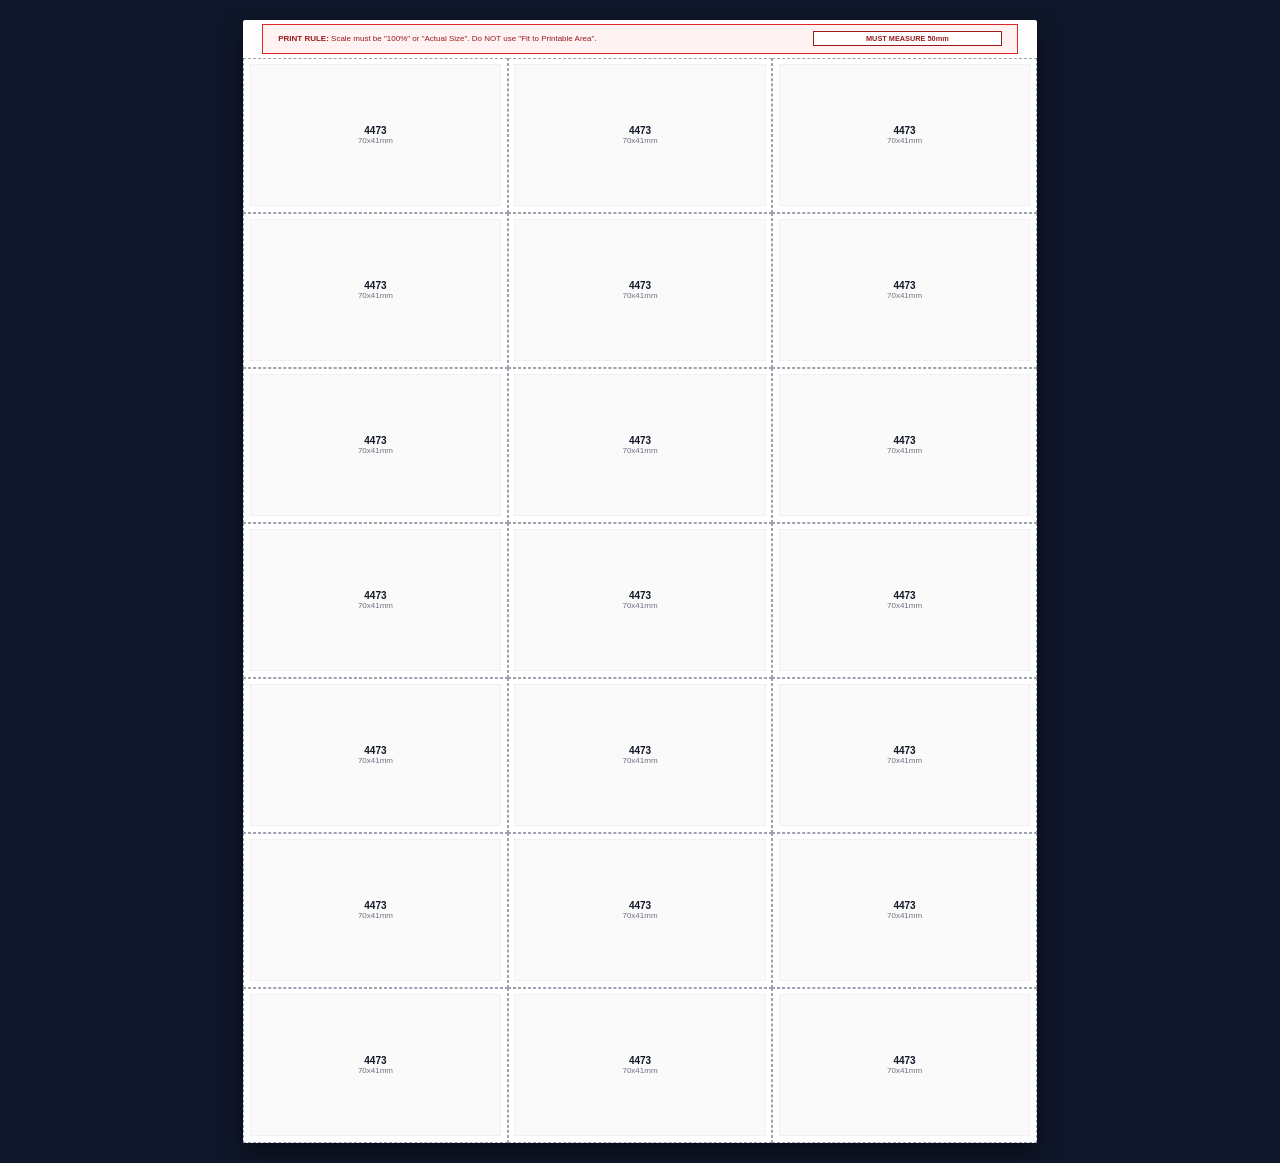
<file: herma-A4/sheet-4473.html>
<!DOCTYPE html>
<html lang="en">
<head>
  <meta charset="UTF-8">
  <meta name="viewport" content="width=device-width, initial-scale=1.0">
  <title>A4 Page Sheet 4473</title>
  <style>
    /* Global Page & Print Setup */
    @page {
      size: A4 portrait;
      margin: 0;
    }

    * {
      box-sizing: border-box;
      -webkit-print-color-adjust: exact;
      print-color-adjust: exact;
    }

    body {
      margin: 0;
      padding: 20px 0;
      background-color: #0f172a;
      font-family: -apple-system, BlinkMacSystemFont, "Segoe UI", Roboto, Helvetica, Arial, sans-serif;
      display: flex;
      justify-content: center;
      align-items: flex-start;
      min-height: 100vh;
    }

    /* A4 Sheet Container */
    .a4-page {
      width: 210mm;
      height: 297mm;
      background: white;
      position: relative;
      page-break-after: always;
      box-shadow: 0 10px 25px rgba(0,0,0,0.5);
      border-radius: 2px;
    }

    /* Calibration Bar */
    .calibration-header {
      position: absolute;
      top: 1mm;
      left: 5mm;
      right: 5mm;
      height: 8mm;
      border: 1px solid #dc2626;
      background-color: #fef2f2;
      display: flex;
      align-items: center;
      justify-content: space-between;
      padding: 0 4mm;
      font-size: 6pt;
      color: #991b1b;
      z-index: 100;
    }

    .calibration-box {
      width: 50mm;
      height: 4mm;
      border: 1px solid #991b1b;
      background: #ffffff;
      display: flex;
      align-items: center;
      justify-content: center;
      font-weight: bold;
      font-size: 5.5pt;
    }

    /* Label Styling */
    .label {
      position: absolute;
      border: 0.5pt dashed #9ca3af;
      background-color: #ffffff;
      overflow: hidden;
    }

    .label-content {
      position: absolute;
      top: 1.5mm;
      bottom: 1.5mm;
      left: 1.5mm;
      right: 1.5mm;
      display: flex;
      flex-direction: column;
      justify-content: center;
      align-items: center;
      text-align: center;
      border: 0.5pt dotted #e5e7eb;
      background-color: #fafafa;
    }

    .label-sku {
      font-weight: bold;
      font-size: 7.5pt;
      color: #111827;
    }

    .label-dim {
      font-size: 6pt;
      color: #6b7280;
    }

    /* SPECIFIC LAYOUT RULES: Sheet 4473 (3 Cols x 7 Rows) */
    .sheet-4473 {
      --top: 10.0mm;
      --left: 0.0mm;
      --w: 70.0mm;
      --h: 41.0mm;
      --gx: 0.0mm;
      --gy: 0.0mm;
    }

    /* Print Override */
    @media print {
      body {
        background: none;
        padding: 0;
      }
      .a4-page {
        margin: 0;
        box-shadow: none;
      }
    }
  </style>
</head>
<body>

  <div class="a4-page sheet-4473">
    <div class="calibration-header">
      <span><strong>PRINT RULE:</strong> Scale must be "100%" or "Actual Size". Do NOT use "Fit to Printable Area".</span>
      <div class="calibration-box">MUST MEASURE 50mm</div>
    </div>

    <div class="label" style="left: calc(var(--left) + 0 * (var(--w) + var(--gx))); top: calc(var(--top) + 0 * (var(--h) + var(--gy))); width: var(--w); height: var(--h);"><div class="label-content"><div class="label-sku">4473</div><div class="label-dim">70x41mm</div></div></div>
    <div class="label" style="left: calc(var(--left) + 1 * (var(--w) + var(--gx))); top: calc(var(--top) + 0 * (var(--h) + var(--gy))); width: var(--w); height: var(--h);"><div class="label-content"><div class="label-sku">4473</div><div class="label-dim">70x41mm</div></div></div>
    <div class="label" style="left: calc(var(--left) + 2 * (var(--w) + var(--gx))); top: calc(var(--top) + 0 * (var(--h) + var(--gy))); width: var(--w); height: var(--h);"><div class="label-content"><div class="label-sku">4473</div><div class="label-dim">70x41mm</div></div></div>

    <div class="label" style="left: calc(var(--left) + 0 * (var(--w) + var(--gx))); top: calc(var(--top) + 1 * (var(--h) + var(--gy))); width: var(--w); height: var(--h);"><div class="label-content"><div class="label-sku">4473</div><div class="label-dim">70x41mm</div></div></div>
    <div class="label" style="left: calc(var(--left) + 1 * (var(--w) + var(--gx))); top: calc(var(--top) + 1 * (var(--h) + var(--gy))); width: var(--w); height: var(--h);"><div class="label-content"><div class="label-sku">4473</div><div class="label-dim">70x41mm</div></div></div>
    <div class="label" style="left: calc(var(--left) + 2 * (var(--w) + var(--gx))); top: calc(var(--top) + 1 * (var(--h) + var(--gy))); width: var(--w); height: var(--h);"><div class="label-content"><div class="label-sku">4473</div><div class="label-dim">70x41mm</div></div></div>

    <div class="label" style="left: calc(var(--left) + 0 * (var(--w) + var(--gx))); top: calc(var(--top) + 2 * (var(--h) + var(--gy))); width: var(--w); height: var(--h);"><div class="label-content"><div class="label-sku">4473</div><div class="label-dim">70x41mm</div></div></div>
    <div class="label" style="left: calc(var(--left) + 1 * (var(--w) + var(--gx))); top: calc(var(--top) + 2 * (var(--h) + var(--gy))); width: var(--w); height: var(--h);"><div class="label-content"><div class="label-sku">4473</div><div class="label-dim">70x41mm</div></div></div>
    <div class="label" style="left: calc(var(--left) + 2 * (var(--w) + var(--gx))); top: calc(var(--top) + 2 * (var(--h) + var(--gy))); width: var(--w); height: var(--h);"><div class="label-content"><div class="label-sku">4473</div><div class="label-dim">70x41mm</div></div></div>

    <div class="label" style="left: calc(var(--left) + 0 * (var(--w) + var(--gx))); top: calc(var(--top) + 3 * (var(--h) + var(--gy))); width: var(--w); height: var(--h);"><div class="label-content"><div class="label-sku">4473</div><div class="label-dim">70x41mm</div></div></div>
    <div class="label" style="left: calc(var(--left) + 1 * (var(--w) + var(--gx))); top: calc(var(--top) + 3 * (var(--h) + var(--gy))); width: var(--w); height: var(--h);"><div class="label-content"><div class="label-sku">4473</div><div class="label-dim">70x41mm</div></div></div>
    <div class="label" style="left: calc(var(--left) + 2 * (var(--w) + var(--gx))); top: calc(var(--top) + 3 * (var(--h) + var(--gy))); width: var(--w); height: var(--h);"><div class="label-content"><div class="label-sku">4473</div><div class="label-dim">70x41mm</div></div></div>

    <div class="label" style="left: calc(var(--left) + 0 * (var(--w) + var(--gx))); top: calc(var(--top) + 4 * (var(--h) + var(--gy))); width: var(--w); height: var(--h);"><div class="label-content"><div class="label-sku">4473</div><div class="label-dim">70x41mm</div></div></div>
    <div class="label" style="left: calc(var(--left) + 1 * (var(--w) + var(--gx))); top: calc(var(--top) + 4 * (var(--h) + var(--gy))); width: var(--w); height: var(--h);"><div class="label-content"><div class="label-sku">4473</div><div class="label-dim">70x41mm</div></div></div>
    <div class="label" style="left: calc(var(--left) + 2 * (var(--w) + var(--gx))); top: calc(var(--top) + 4 * (var(--h) + var(--gy))); width: var(--w); height: var(--h);"><div class="label-content"><div class="label-sku">4473</div><div class="label-dim">70x41mm</div></div></div>

    <div class="label" style="left: calc(var(--left) + 0 * (var(--w) + var(--gx))); top: calc(var(--top) + 5 * (var(--h) + var(--gy))); width: var(--w); height: var(--h);"><div class="label-content"><div class="label-sku">4473</div><div class="label-dim">70x41mm</div></div></div>
    <div class="label" style="left: calc(var(--left) + 1 * (var(--w) + var(--gx))); top: calc(var(--top) + 5 * (var(--h) + var(--gy))); width: var(--w); height: var(--h);"><div class="label-content"><div class="label-sku">4473</div><div class="label-dim">70x41mm</div></div></div>
    <div class="label" style="left: calc(var(--left) + 2 * (var(--w) + var(--gx))); top: calc(var(--top) + 5 * (var(--h) + var(--gy))); width: var(--w); height: var(--h);"><div class="label-content"><div class="label-sku">4473</div><div class="label-dim">70x41mm</div></div></div>

    <div class="label" style="left: calc(var(--left) + 0 * (var(--w) + var(--gx))); top: calc(var(--top) + 6 * (var(--h) + var(--gy))); width: var(--w); height: var(--h);"><div class="label-content"><div class="label-sku">4473</div><div class="label-dim">70x41mm</div></div></div>
    <div class="label" style="left: calc(var(--left) + 1 * (var(--w) + var(--gx))); top: calc(var(--top) + 6 * (var(--h) + var(--gy))); width: var(--w); height: var(--h);"><div class="label-content"><div class="label-sku">4473</div><div class="label-dim">70x41mm</div></div></div>
    <div class="label" style="left: calc(var(--left) + 2 * (var(--w) + var(--gx))); top: calc(var(--top) + 6 * (var(--h) + var(--gy))); width: var(--w); height: var(--h);"><div class="label-content"><div class="label-sku">4473</div><div class="label-dim">70x41mm</div></div></div>
  </div>

</body>
</html>
</file>
